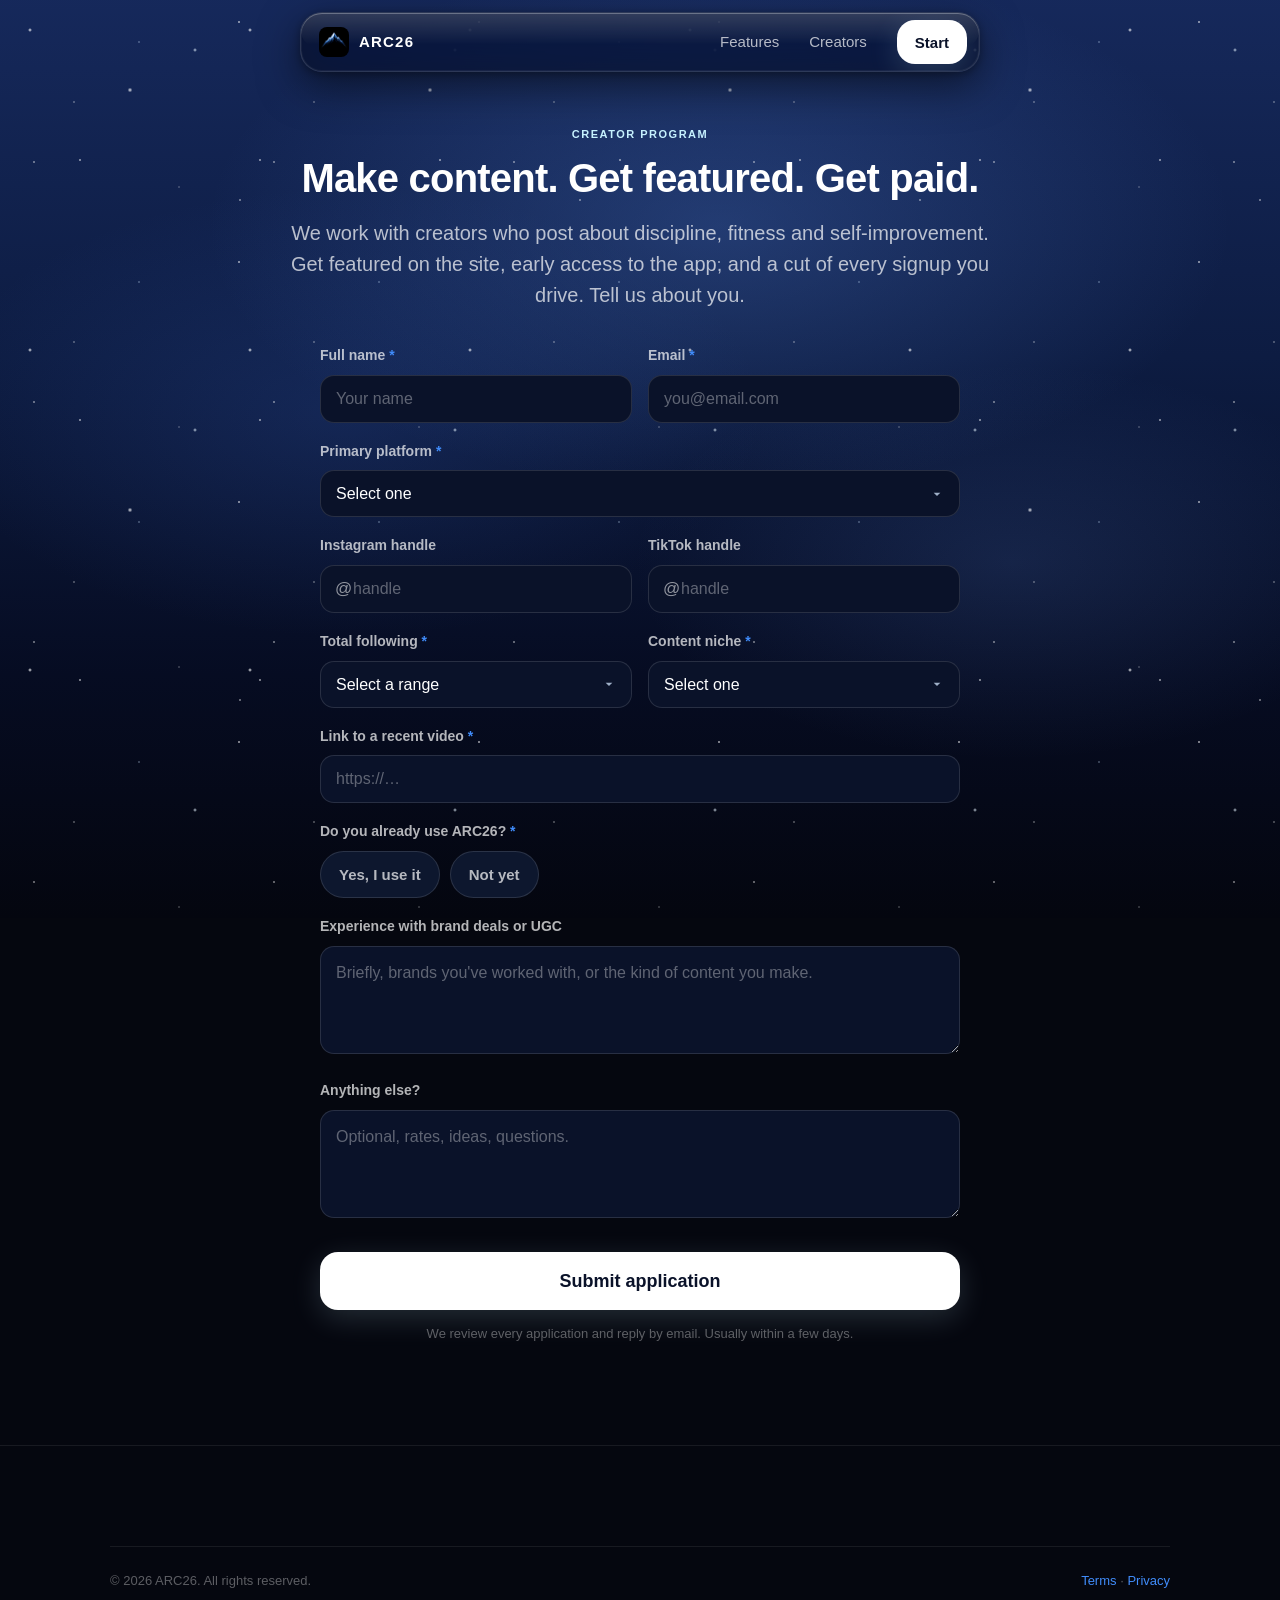
<file: become-a-creator.html>
<!DOCTYPE html>
<html lang="en">
<head>
  <meta charset="UTF-8" />
  <meta name="viewport" content="width=device-width, initial-scale=1, viewport-fit=cover" />
  <meta name="theme-color" content="#050A1F" />
  <title>Become a creator, ARC26</title>
  <meta name="description" content="Apply to create content for ARC26. Get featured, earn on every signup you drive." />
  <meta name="robots" content="index, follow" />
  <link rel="icon" href="assets/img/logo-mark.png" type="image/png" />
  <link rel="stylesheet" href="assets/css/styles.css?v=20260809b" />
</head>
<body>
  <header class="nav is-stuck">
    <div class="wrap nav__inner">
      <a class="brand" href="index.html" aria-label="ARC26 home">
        <img class="brand__mark" src="assets/img/logo-mark.png" alt="" width="30" height="30" />
        <span class="brand__name">ARC26</span>
      </a>
      <nav class="nav__links" aria-label="Primary">
        <a class="navlink" href="index.html#features">Features</a>
        <a class="navlink" href="index.html#creators">Creators</a>
        <a class="btn btn--primary btn--sm" href="start.html" data-cta="nav-quiz">Start</a>
      </nav>
    </div>
  </header>

  <main class="section" style="padding-top:120px;">
    <div class="wrap">
      <!-- Intro -->
      <div class="copy-block center reveal" id="intro">
        <span class="eyebrow">Creator program</span>
        <h1 class="h-page">Make content. Get featured. Get paid.</h1>
        <p class="lede">
          We work with creators who post about discipline, fitness and self-improvement.
          Get featured on the site, early access to the app, and a cut of every
          signup you drive. Tell us about you.
        </p>
      </div>

      <!-- Application form -->
      <form class="appform reveal" id="creatorForm" novalidate>
        <div class="row2">
          <div class="ff">
            <label for="name">Full name <span class="req">*</span></label>
            <input id="name" name="name" type="text" autocomplete="name" placeholder="Your name" required />
          </div>
          <div class="ff">
            <label for="email">Email <span class="req">*</span></label>
            <input id="email" name="email" type="email" autocomplete="email" placeholder="you@email.com" required />
          </div>
        </div>

        <div class="ff">
          <label for="platform">Primary platform <span class="req">*</span></label>
          <select id="platform" name="primary_platform" required>
            <option value="" disabled selected>Select one</option>
            <option>TikTok</option>
            <option>Instagram</option>
            <option>YouTube</option>
            <option>X / Twitter</option>
            <option>Other</option>
          </select>
        </div>

        <div class="row2">
          <div class="ff">
            <label for="ig">Instagram handle</label>
            <div class="with-at"><span>@</span><input id="ig" name="instagram" type="text" placeholder="handle" autocapitalize="off" /></div>
          </div>
          <div class="ff">
            <label for="tt">TikTok handle</label>
            <div class="with-at"><span>@</span><input id="tt" name="tiktok" type="text" placeholder="handle" autocapitalize="off" /></div>
          </div>
        </div>

        <div class="row2">
          <div class="ff">
            <label for="following">Total following <span class="req">*</span></label>
            <select id="following" name="following" required>
              <option value="" disabled selected>Select a range</option>
              <option>Under 1,000</option>
              <option>1,000 – 10,000</option>
              <option>10,000 – 50,000</option>
              <option>50,000 – 250,000</option>
              <option>250,000 – 1M</option>
              <option>1M+</option>
            </select>
          </div>
          <div class="ff">
            <label for="niche">Content niche <span class="req">*</span></label>
            <select id="niche" name="niche" required>
              <option value="" disabled selected>Select one</option>
              <option>Fitness / Gym</option>
              <option>Discipline / Self-improvement</option>
              <option>Productivity</option>
              <option>Men's lifestyle</option>
              <option>Finance / Business</option>
              <option>Other</option>
            </select>
          </div>
        </div>

        <div class="ff">
          <label for="sample">Link to a recent video <span class="req">*</span></label>
          <input id="sample" name="sample_link" type="url" placeholder="https://…" required />
        </div>

        <div class="ff">
          <label>Do you already use ARC26? <span class="req">*</span></label>
          <div class="pills">
            <label class="pill-opt"><input type="radio" name="uses_app" value="Yes" required /><span>Yes, I use it</span></label>
            <label class="pill-opt"><input type="radio" name="uses_app" value="Not yet" /><span>Not yet</span></label>
          </div>
        </div>

        <div class="ff">
          <label for="experience">Experience with brand deals or UGC</label>
          <textarea id="experience" name="experience" placeholder="Briefly, brands you've worked with, or the kind of content you make."></textarea>
        </div>

        <div class="ff">
          <label for="notes">Anything else?</label>
          <textarea id="notes" name="notes" placeholder="Optional, rates, ideas, questions."></textarea>
        </div>

        <button class="btn btn--primary" type="submit" id="submitBtn">Submit application</button>
        <p class="form-note">We review every application and reply by email. Usually within a few days.</p>
      </form>

      <!-- Success state (revealed after submit) -->
      <div class="form-success" id="formSuccess" hidden>
        <div class="tick"><svg viewBox="0 0 24 24"><path d="M9 16.2 4.8 12l-1.4 1.4L9 19 21 7l-1.4-1.4z"/></svg></div>
        <h2>Application received.</h2>
        <p>Thanks, we've got your details. If you're a fit, we'll reach out by email with next steps and your creator link.</p>
        <p style="margin-top:22px;"><a href="index.html">← Back to home</a></p>
      </div>
    </div>
  </main>

  <footer class="footer">
    <div class="wrap">
      <div class="footer__bottom">
        <span>© <span id="year">2026</span> ARC26. All rights reserved.</span>
        <span><a href="terms.html">Terms</a> · <a href="privacy.html">Privacy</a></span>
      </div>
    </div>
  </footer>

  <script>
    /* =======================================================================
       Creator application handling.
       ►► To collect submissions, set FORM_ENDPOINT to a form backend URL
          (e.g. a Formspree endpoint "https://formspree.io/f/xxxxxx", or your
          own API). Left blank, the form validates and shows the success state
          without sending anywhere, fine for previewing.
       ===================================================================== */
    var FORM_ENDPOINT = "";

    document.getElementById("year").textContent = new Date().getFullYear();

    var form = document.getElementById("creatorForm");
    var btn = document.getElementById("submitBtn");

    form.addEventListener("submit", function (e) {
      e.preventDefault();
      if (!form.reportValidity()) return;

      btn.disabled = true; btn.textContent = "Sending…";

      function done() {
        form.hidden = true;
        document.getElementById("intro").hidden = true;
        var ok = document.getElementById("formSuccess");
        ok.hidden = false;
        ok.scrollIntoView({ behavior: "smooth", block: "center" });
        try { (window.dataLayer = window.dataLayer || []).push({ event: "creator_application" }); } catch (e2) {}
      }

      if (FORM_ENDPOINT) {
        fetch(FORM_ENDPOINT, { method: "POST", headers: { Accept: "application/json" }, body: new FormData(form) })
          .then(done)
          .catch(function () { btn.disabled = false; btn.textContent = "Submit application"; alert("Something went wrong, please try again or email us."); });
      } else {
        setTimeout(done, 400); // demo: no backend configured
      }
    });

    /* Reveal-on-load (no IntersectionObserver dependency here) */
    document.querySelectorAll(".reveal").forEach(function (el) { el.classList.add("is-in"); });
  </script>
</body>
</html>
</file>
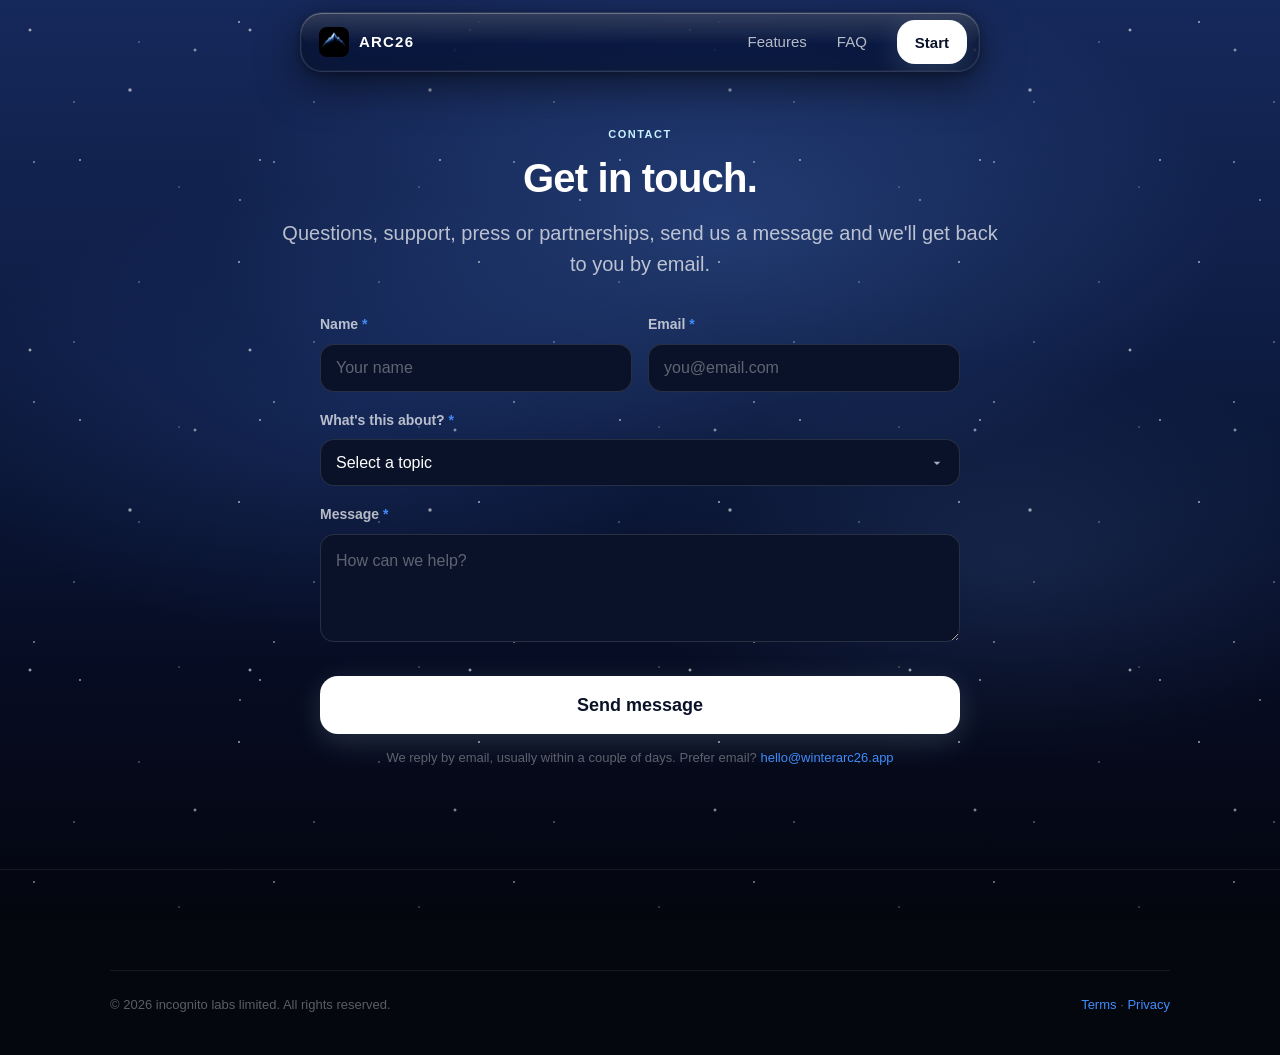
<file: contact.html>
<!DOCTYPE html>
<html lang="en">
<head>
  <meta charset="UTF-8" />
  <meta name="viewport" content="width=device-width, initial-scale=1, viewport-fit=cover" />
  <meta name="theme-color" content="#050A1F" />
  <title>Contact, ARC26</title>
  <meta name="description" content="Get in touch with the ARC26 team." />
  <meta name="robots" content="index, follow" />
  <link rel="icon" href="assets/img/logo-mark.png" type="image/png" />
  <link rel="stylesheet" href="assets/css/styles.css?v=20260809b" />
</head>
<body>
  <header class="nav is-stuck">
    <div class="wrap nav__inner">
      <a class="brand" href="index.html" aria-label="ARC26 home">
        <img class="brand__mark" src="assets/img/logo-mark.png" alt="" width="30" height="30" />
        <span class="brand__name">ARC26</span>
      </a>
      <nav class="nav__links" aria-label="Primary">
        <a class="navlink" href="index.html#features">Features</a>
        <a class="navlink" href="index.html#faq">FAQ</a>
        <a class="btn btn--primary btn--sm" href="start.html" data-cta="nav-quiz">Start</a>
      </nav>
    </div>
  </header>

  <main class="section" style="padding-top:120px;">
    <div class="wrap">
      <div class="copy-block center reveal" id="intro">
        <span class="eyebrow">Contact</span>
        <h1 class="h-page">Get in touch.</h1>
        <p class="lede">
          Questions, support, press or partnerships, send us a message and we'll
          get back to you by email.
        </p>
      </div>

      <form class="appform reveal" id="contactForm" novalidate>
        <div class="row2">
          <div class="ff">
            <label for="name">Name <span class="req">*</span></label>
            <input id="name" name="name" type="text" autocomplete="name" placeholder="Your name" required />
          </div>
          <div class="ff">
            <label for="email">Email <span class="req">*</span></label>
            <input id="email" name="email" type="email" autocomplete="email" placeholder="you@email.com" required />
          </div>
        </div>

        <div class="ff">
          <label for="topic">What's this about? <span class="req">*</span></label>
          <select id="topic" name="topic" required>
            <option value="" disabled selected>Select a topic</option>
            <option>General question</option>
            <option>Help &amp; support</option>
            <option>Billing</option>
            <option>Press</option>
            <option>Partnership</option>
            <option>Creator program</option>
            <option>Other</option>
          </select>
        </div>

        <div class="ff">
          <label for="message">Message <span class="req">*</span></label>
          <textarea id="message" name="message" placeholder="How can we help?" required></textarea>
        </div>

        <button class="btn btn--primary" type="submit" id="submitBtn">Send message</button>
        <p class="form-note">We reply by email, usually within a couple of days. Prefer email? <a href="mailto:hello@winterarc26.app">hello@winterarc26.app</a></p>
      </form>

      <div class="form-success" id="formSuccess" hidden>
        <div class="tick"><svg viewBox="0 0 24 24"><path d="M9 16.2 4.8 12l-1.4 1.4L9 19 21 7l-1.4-1.4z"/></svg></div>
        <h2>Message sent.</h2>
        <p>Thanks for reaching out, we've got your message and we'll reply by email soon.</p>
        <p style="margin-top:22px;"><a href="index.html">← Back to home</a></p>
      </div>
    </div>
  </main>

  <footer class="footer">
    <div class="wrap">
      <div class="footer__bottom">
        <span>© <span id="year">2026</span> incognito labs limited. All rights reserved.</span>
        <span><a href="terms.html">Terms</a> · <a href="privacy.html">Privacy</a></span>
      </div>
    </div>
  </footer>

  <script>
    /* =======================================================================
       Contact form handling.
       ►► Set FORM_ENDPOINT to a form backend URL (e.g. a Formspree endpoint
          "https://formspree.io/f/xxxxxx") to receive messages. Left blank, the
          form validates and shows the success state without sending anywhere.
       ===================================================================== */
    var FORM_ENDPOINT = "";

    document.getElementById("year").textContent = new Date().getFullYear();

    var form = document.getElementById("contactForm");
    var btn = document.getElementById("submitBtn");

    form.addEventListener("submit", function (e) {
      e.preventDefault();
      if (!form.reportValidity()) return;
      btn.disabled = true; btn.textContent = "Sending…";

      function done() {
        form.hidden = true;
        document.getElementById("intro").hidden = true;
        var ok = document.getElementById("formSuccess");
        ok.hidden = false;
        ok.scrollIntoView({ behavior: "smooth", block: "center" });
        try { (window.dataLayer = window.dataLayer || []).push({ event: "contact_submit" }); } catch (e2) {}
      }

      if (FORM_ENDPOINT) {
        fetch(FORM_ENDPOINT, { method: "POST", headers: { Accept: "application/json" }, body: new FormData(form) })
          .then(done)
          .catch(function () { btn.disabled = false; btn.textContent = "Send message"; alert("Something went wrong, please try again or email us."); });
      } else {
        setTimeout(done, 400); // demo: no backend configured
      }
    });

    document.querySelectorAll(".reveal").forEach(function (el) { el.classList.add("is-in"); });
  </script>
</body>
</html>
</file>
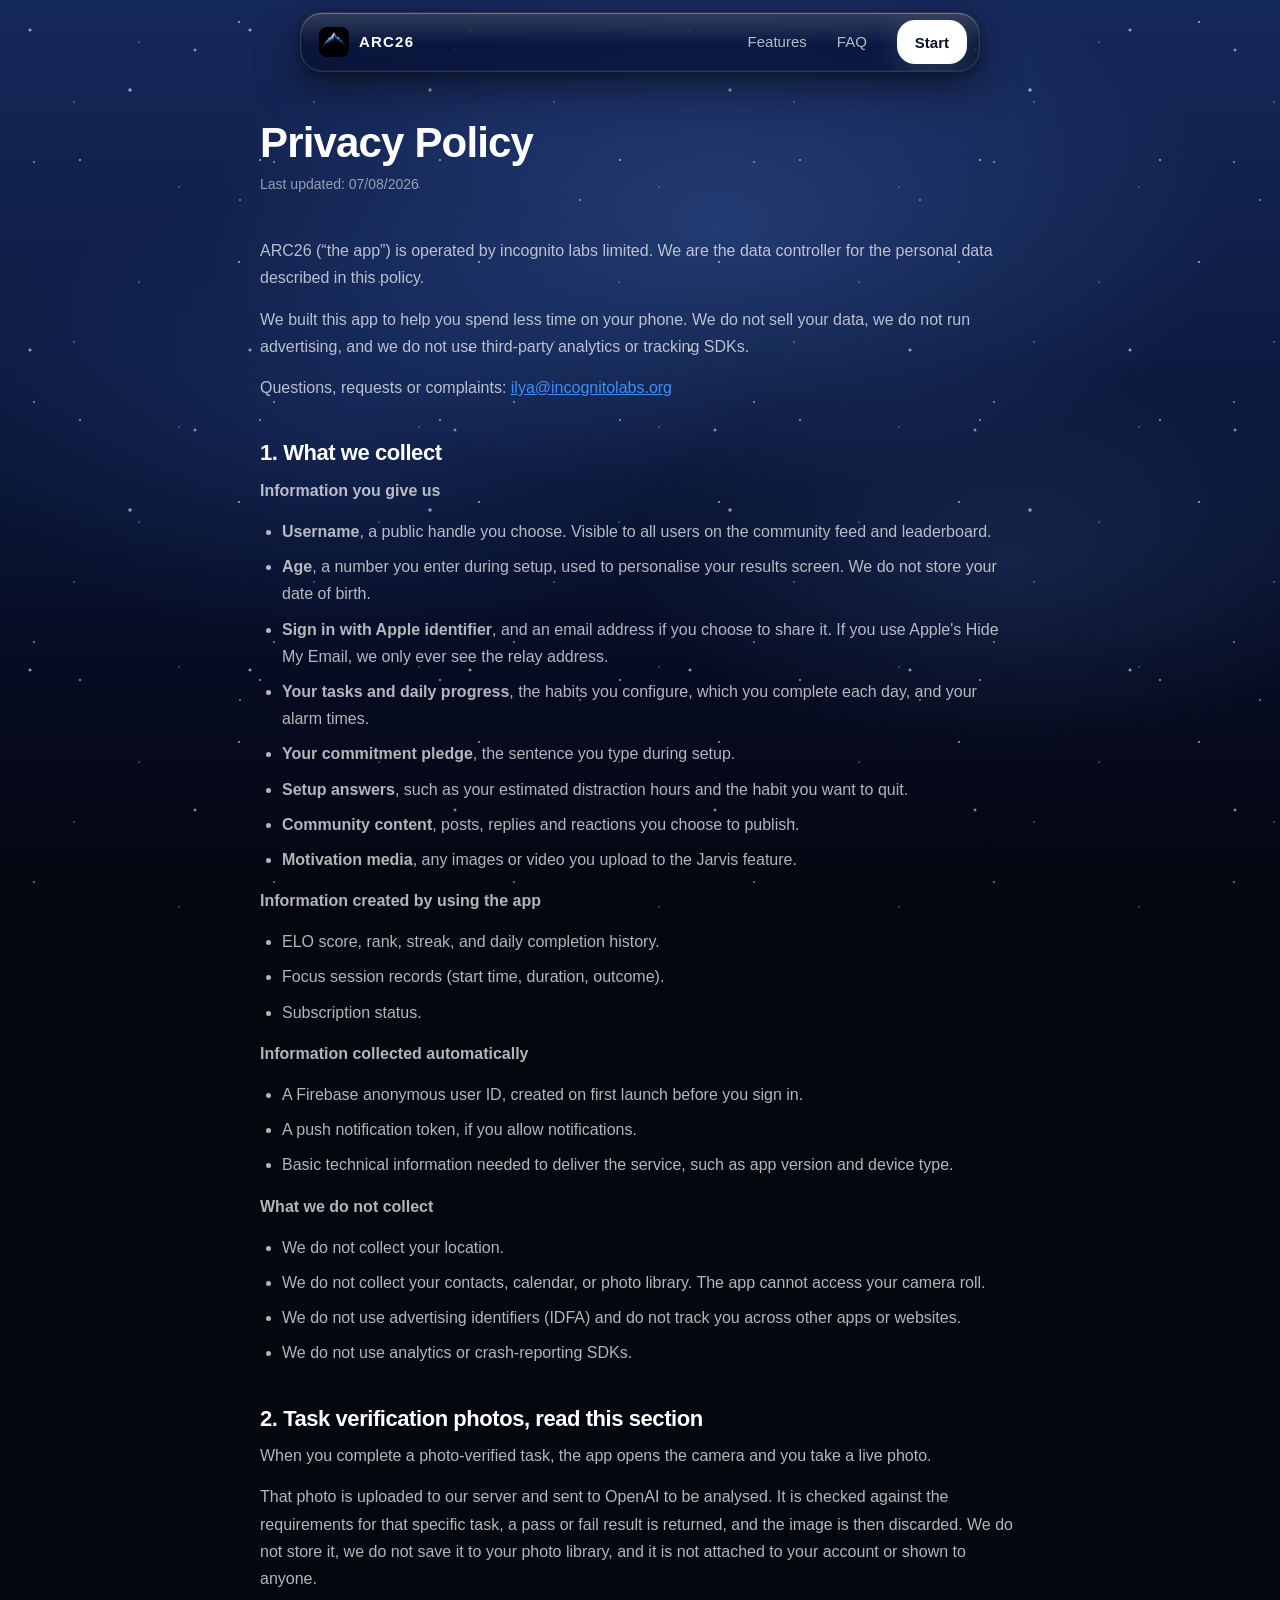
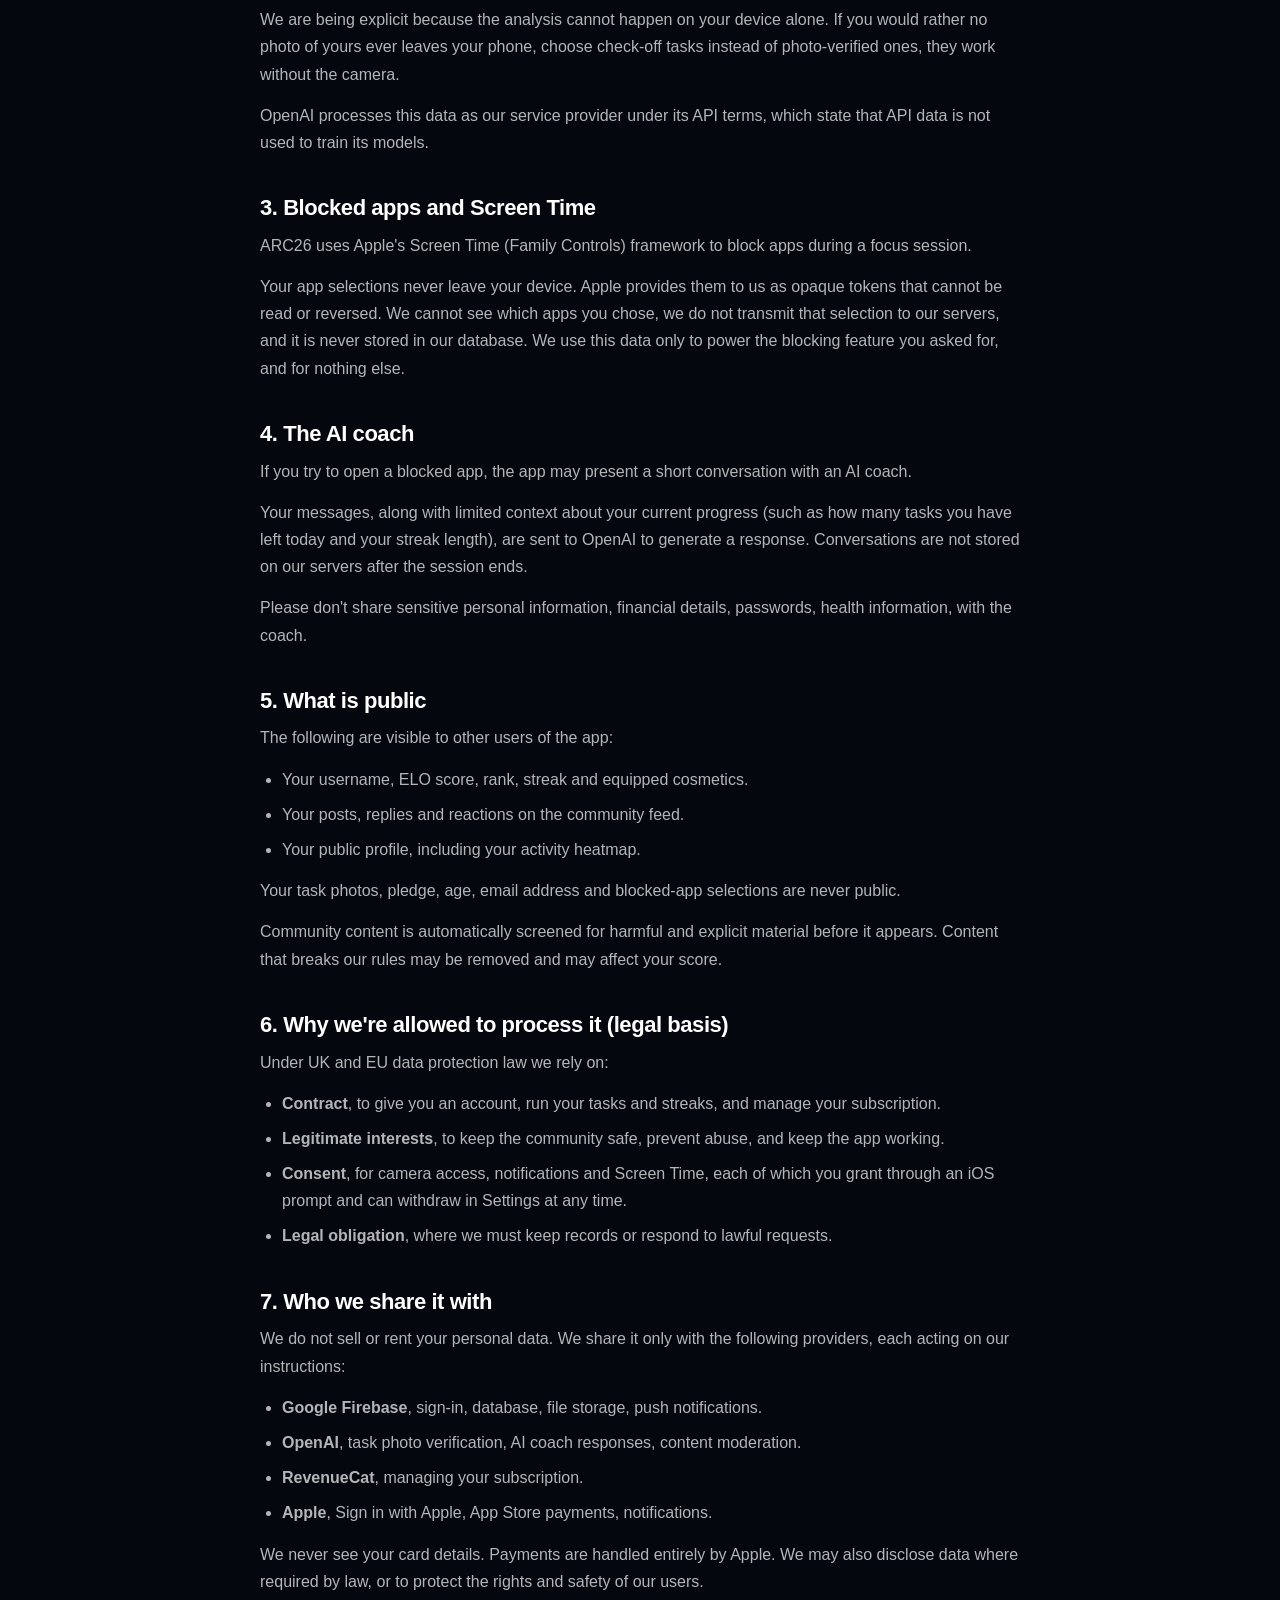
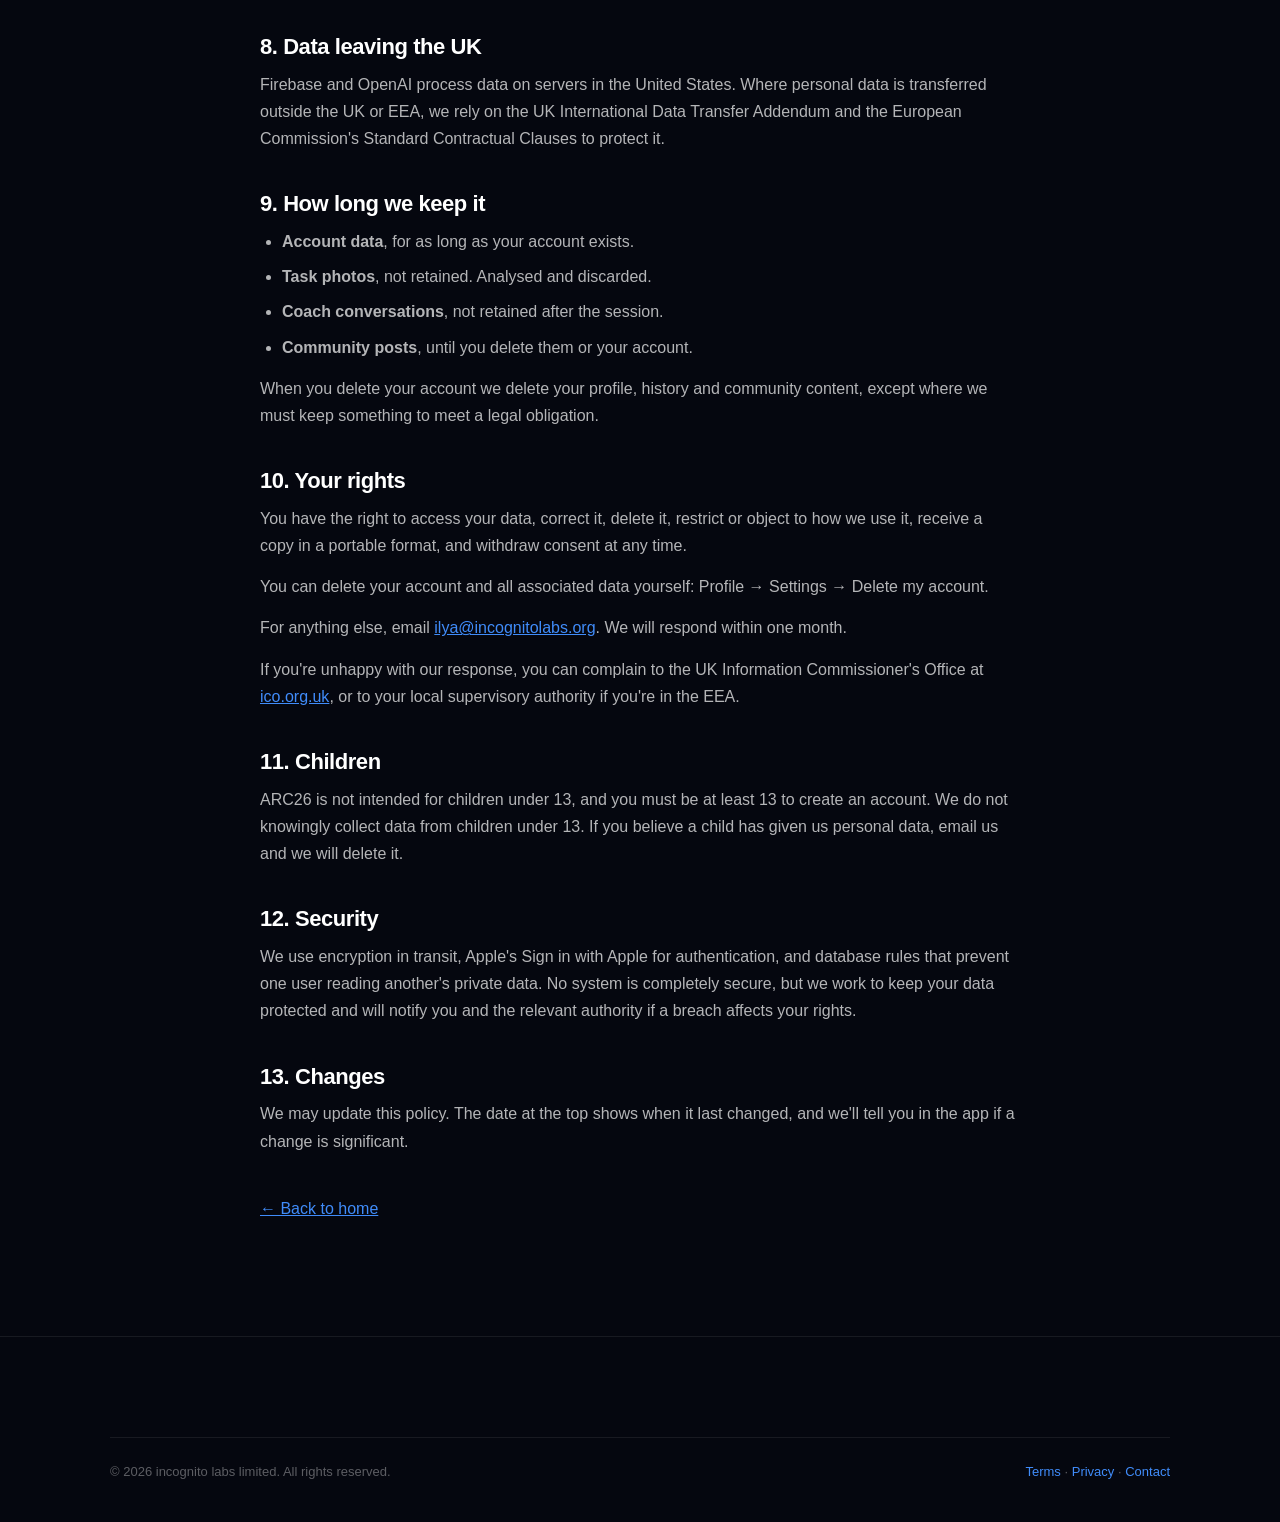
<file: privacy.html>
<!DOCTYPE html>
<html lang="en">
<head>
  <meta charset="UTF-8" />
  <meta name="viewport" content="width=device-width, initial-scale=1, viewport-fit=cover" />
  <meta name="theme-color" content="#050A1F" />
  <title>Privacy Policy, ARC26</title>
  <meta name="description" content="How ARC26 handles your data. We don't sell data, run ads, or use third-party tracking." />
  <meta name="robots" content="index, follow" />
  <link rel="icon" href="assets/img/logo-mark.png" type="image/png" />
  <link rel="stylesheet" href="assets/css/styles.css?v=20260809b" />
</head>
<body>
  <header class="nav is-stuck">
    <div class="wrap nav__inner">
      <a class="brand" href="index.html" aria-label="ARC26 home">
        <img class="brand__mark" src="assets/img/logo-mark.png" alt="" width="30" height="30" />
        <span class="brand__name">ARC26</span>
      </a>
      <nav class="nav__links" aria-label="Primary">
        <a class="navlink" href="index.html#features">Features</a>
        <a class="navlink" href="index.html#faq">FAQ</a>
        <a class="btn btn--primary btn--sm" href="start.html" data-cta="nav-quiz">Start</a>
      </nav>
    </div>
  </header>

  <main class="legal section">
    <div class="wrap">
      <div class="prose">
        <h1>Privacy Policy</h1>
        <p class="updated">Last updated: 07/08/2026</p>

        <p>ARC26 (“the app”) is operated by incognito labs limited. We are the data controller for the personal data described in this policy.</p>
        <p>We built this app to help you spend less time on your phone. We do not sell your data, we do not run advertising, and we do not use third-party analytics or tracking SDKs.</p>
        <p>Questions, requests or complaints: <a href="mailto:ilya@incognitolabs.org">ilya@incognitolabs.org</a></p>

        <h2>1. What we collect</h2>
        <p><strong>Information you give us</strong></p>
        <ul>
          <li><strong>Username</strong>, a public handle you choose. Visible to all users on the community feed and leaderboard.</li>
          <li><strong>Age</strong>, a number you enter during setup, used to personalise your results screen. We do not store your date of birth.</li>
          <li><strong>Sign in with Apple identifier</strong>, and an email address if you choose to share it. If you use Apple's Hide My Email, we only ever see the relay address.</li>
          <li><strong>Your tasks and daily progress</strong>, the habits you configure, which you complete each day, and your alarm times.</li>
          <li><strong>Your commitment pledge</strong>, the sentence you type during setup.</li>
          <li><strong>Setup answers</strong>, such as your estimated distraction hours and the habit you want to quit.</li>
          <li><strong>Community content</strong>, posts, replies and reactions you choose to publish.</li>
          <li><strong>Motivation media</strong>, any images or video you upload to the Jarvis feature.</li>
        </ul>
        <p><strong>Information created by using the app</strong></p>
        <ul>
          <li>ELO score, rank, streak, and daily completion history.</li>
          <li>Focus session records (start time, duration, outcome).</li>
          <li>Subscription status.</li>
        </ul>
        <p><strong>Information collected automatically</strong></p>
        <ul>
          <li>A Firebase anonymous user ID, created on first launch before you sign in.</li>
          <li>A push notification token, if you allow notifications.</li>
          <li>Basic technical information needed to deliver the service, such as app version and device type.</li>
        </ul>
        <p><strong>What we do not collect</strong></p>
        <ul>
          <li>We do not collect your location.</li>
          <li>We do not collect your contacts, calendar, or photo library. The app cannot access your camera roll.</li>
          <li>We do not use advertising identifiers (IDFA) and do not track you across other apps or websites.</li>
          <li>We do not use analytics or crash-reporting SDKs.</li>
        </ul>

        <h2>2. Task verification photos, read this section</h2>
        <p>When you complete a photo-verified task, the app opens the camera and you take a live photo.</p>
        <p>That photo is uploaded to our server and sent to OpenAI to be analysed. It is checked against the requirements for that specific task, a pass or fail result is returned, and the image is then discarded. We do not store it, we do not save it to your photo library, and it is not attached to your account or shown to anyone.</p>
        <p>We are being explicit because the analysis cannot happen on your device alone. If you would rather no photo of yours ever leaves your phone, choose check-off tasks instead of photo-verified ones, they work without the camera.</p>
        <p>OpenAI processes this data as our service provider under its API terms, which state that API data is not used to train its models.</p>

        <h2>3. Blocked apps and Screen Time</h2>
        <p>ARC26 uses Apple's Screen Time (Family Controls) framework to block apps during a focus session.</p>
        <p>Your app selections never leave your device. Apple provides them to us as opaque tokens that cannot be read or reversed. We cannot see which apps you chose, we do not transmit that selection to our servers, and it is never stored in our database. We use this data only to power the blocking feature you asked for, and for nothing else.</p>

        <h2>4. The AI coach</h2>
        <p>If you try to open a blocked app, the app may present a short conversation with an AI coach.</p>
        <p>Your messages, along with limited context about your current progress (such as how many tasks you have left today and your streak length), are sent to OpenAI to generate a response. Conversations are not stored on our servers after the session ends.</p>
        <p>Please don't share sensitive personal information, financial details, passwords, health information, with the coach.</p>

        <h2>5. What is public</h2>
        <p>The following are visible to other users of the app:</p>
        <ul>
          <li>Your username, ELO score, rank, streak and equipped cosmetics.</li>
          <li>Your posts, replies and reactions on the community feed.</li>
          <li>Your public profile, including your activity heatmap.</li>
        </ul>
        <p>Your task photos, pledge, age, email address and blocked-app selections are never public.</p>
        <p>Community content is automatically screened for harmful and explicit material before it appears. Content that breaks our rules may be removed and may affect your score.</p>

        <h2>6. Why we're allowed to process it (legal basis)</h2>
        <p>Under UK and EU data protection law we rely on:</p>
        <ul>
          <li><strong>Contract</strong>, to give you an account, run your tasks and streaks, and manage your subscription.</li>
          <li><strong>Legitimate interests</strong>, to keep the community safe, prevent abuse, and keep the app working.</li>
          <li><strong>Consent</strong>, for camera access, notifications and Screen Time, each of which you grant through an iOS prompt and can withdraw in Settings at any time.</li>
          <li><strong>Legal obligation</strong>, where we must keep records or respond to lawful requests.</li>
        </ul>

        <h2>7. Who we share it with</h2>
        <p>We do not sell or rent your personal data. We share it only with the following providers, each acting on our instructions:</p>
        <ul>
          <li><strong>Google Firebase</strong>, sign-in, database, file storage, push notifications.</li>
          <li><strong>OpenAI</strong>, task photo verification, AI coach responses, content moderation.</li>
          <li><strong>RevenueCat</strong>, managing your subscription.</li>
          <li><strong>Apple</strong>, Sign in with Apple, App Store payments, notifications.</li>
        </ul>
        <p>We never see your card details. Payments are handled entirely by Apple. We may also disclose data where required by law, or to protect the rights and safety of our users.</p>

        <h2>8. Data leaving the UK</h2>
        <p>Firebase and OpenAI process data on servers in the United States. Where personal data is transferred outside the UK or EEA, we rely on the UK International Data Transfer Addendum and the European Commission's Standard Contractual Clauses to protect it.</p>

        <h2>9. How long we keep it</h2>
        <ul>
          <li><strong>Account data</strong>, for as long as your account exists.</li>
          <li><strong>Task photos</strong>, not retained. Analysed and discarded.</li>
          <li><strong>Coach conversations</strong>, not retained after the session.</li>
          <li><strong>Community posts</strong>, until you delete them or your account.</li>
        </ul>
        <p>When you delete your account we delete your profile, history and community content, except where we must keep something to meet a legal obligation.</p>

        <h2>10. Your rights</h2>
        <p>You have the right to access your data, correct it, delete it, restrict or object to how we use it, receive a copy in a portable format, and withdraw consent at any time.</p>
        <p>You can delete your account and all associated data yourself: Profile → Settings → Delete my account.</p>
        <p>For anything else, email <a href="mailto:ilya@incognitolabs.org">ilya@incognitolabs.org</a>. We will respond within one month.</p>
        <p>If you're unhappy with our response, you can complain to the UK Information Commissioner's Office at <a href="https://ico.org.uk" target="_blank" rel="noopener">ico.org.uk</a>, or to your local supervisory authority if you're in the EEA.</p>

        <h2>11. Children</h2>
        <p>ARC26 is not intended for children under 13, and you must be at least 13 to create an account. We do not knowingly collect data from children under 13. If you believe a child has given us personal data, email us and we will delete it.</p>

        <h2>12. Security</h2>
        <p>We use encryption in transit, Apple's Sign in with Apple for authentication, and database rules that prevent one user reading another's private data. No system is completely secure, but we work to keep your data protected and will notify you and the relevant authority if a breach affects your rights.</p>

        <h2>13. Changes</h2>
        <p>We may update this policy. The date at the top shows when it last changed, and we'll tell you in the app if a change is significant.</p>

        <p style="margin-top:40px;"><a href="index.html">← Back to home</a></p>
      </div>
    </div>
  </main>

  <footer class="footer">
    <div class="wrap">
      <div class="footer__bottom">
        <span>© <span id="year">2026</span> incognito labs limited. All rights reserved.</span>
        <span><a href="terms.html">Terms</a> · <a href="privacy.html">Privacy</a> · <a href="contact.html">Contact</a></span>
      </div>
    </div>
  </footer>

  <script>document.getElementById("year").textContent = new Date().getFullYear();</script>
</body>
</html>
</file>
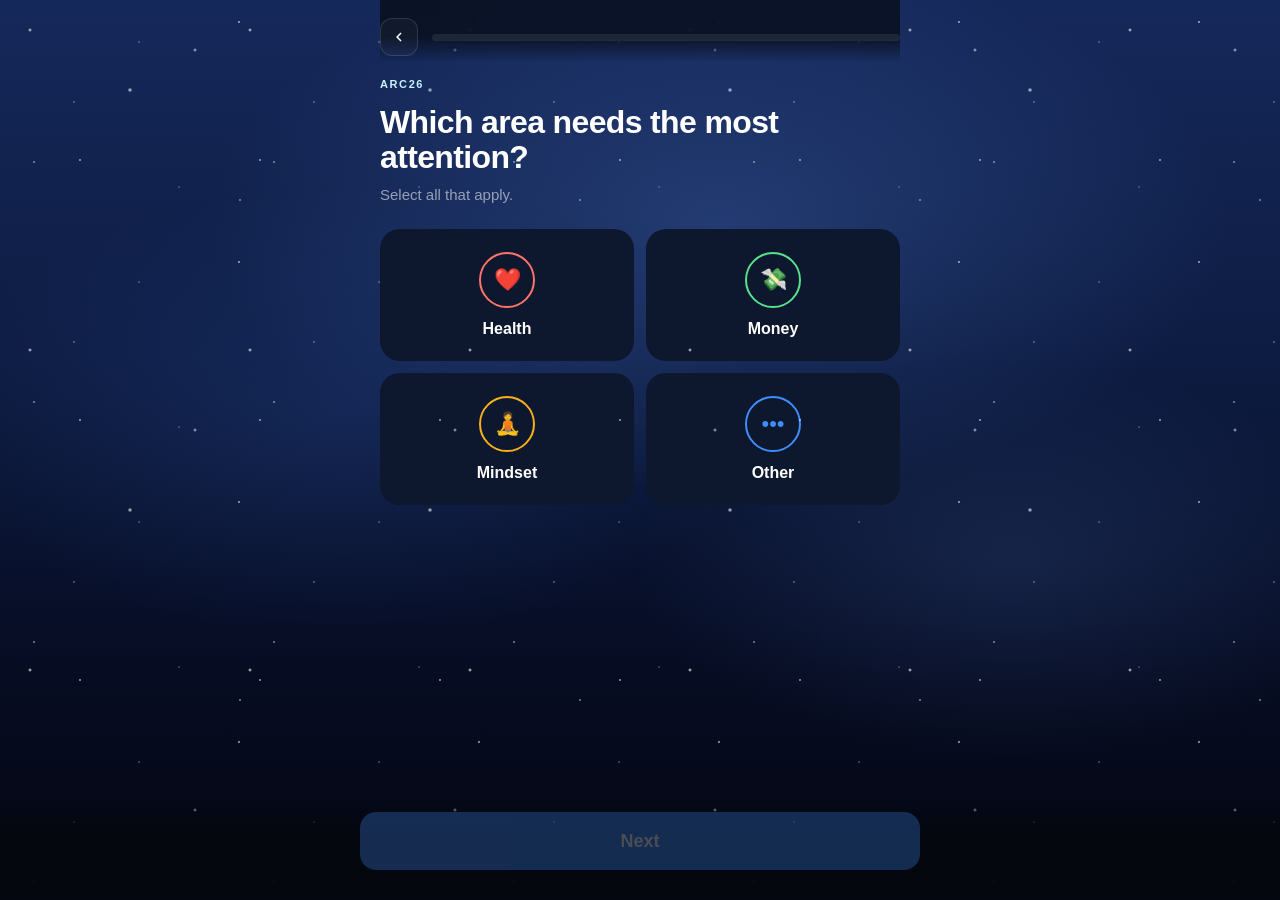
<file: start.html>
<!DOCTYPE html>
<html lang="en">
<head>
  <meta charset="UTF-8" />
  <meta name="viewport" content="width=device-width, initial-scale=1, viewport-fit=cover" />
  <meta name="theme-color" content="#05070F" />
  <title>Start your arc, ARC26</title>
  <meta name="description" content="Answer a few questions and we'll build your discipline plan in 60 seconds." />
  <meta name="robots" content="noindex" />
  <link rel="icon" href="assets/img/logo-mark.png" type="image/png" />
  <link rel="stylesheet" href="assets/css/styles.css?v=20260809b" />
  <link rel="stylesheet" href="assets/css/quiz.css?v=20260809b" />
</head>
<body class="quiz-body">
  <div class="quiz-shell">
    <div class="quiz-top">
      <button class="quiz-back" id="quizBack" aria-label="Back">
        <svg viewBox="0 0 24 24"><path d="M15.4 7.4 14 6l-6 6 6 6 1.4-1.4-4.6-4.6z"/></svg>
      </button>
      <div class="progress"><div class="progress__fill" id="progressFill"></div></div>
    </div>

    <div class="quiz-stage">
      <div id="quizStep" class="quiz-step"><!-- step renders here --></div>
    </div>
  </div>

  <div class="quiz-cta" id="quizCtaBar">
    <div class="quiz-cta__inner">
      <button class="cta-btn" id="ctaBtn">Next</button>
      <button class="cta-link" id="ctaLink" hidden></button>
    </div>
  </div>

  <script src="assets/js/quiz.js?v=20260809b" defer></script>
</body>
</html>
</file>
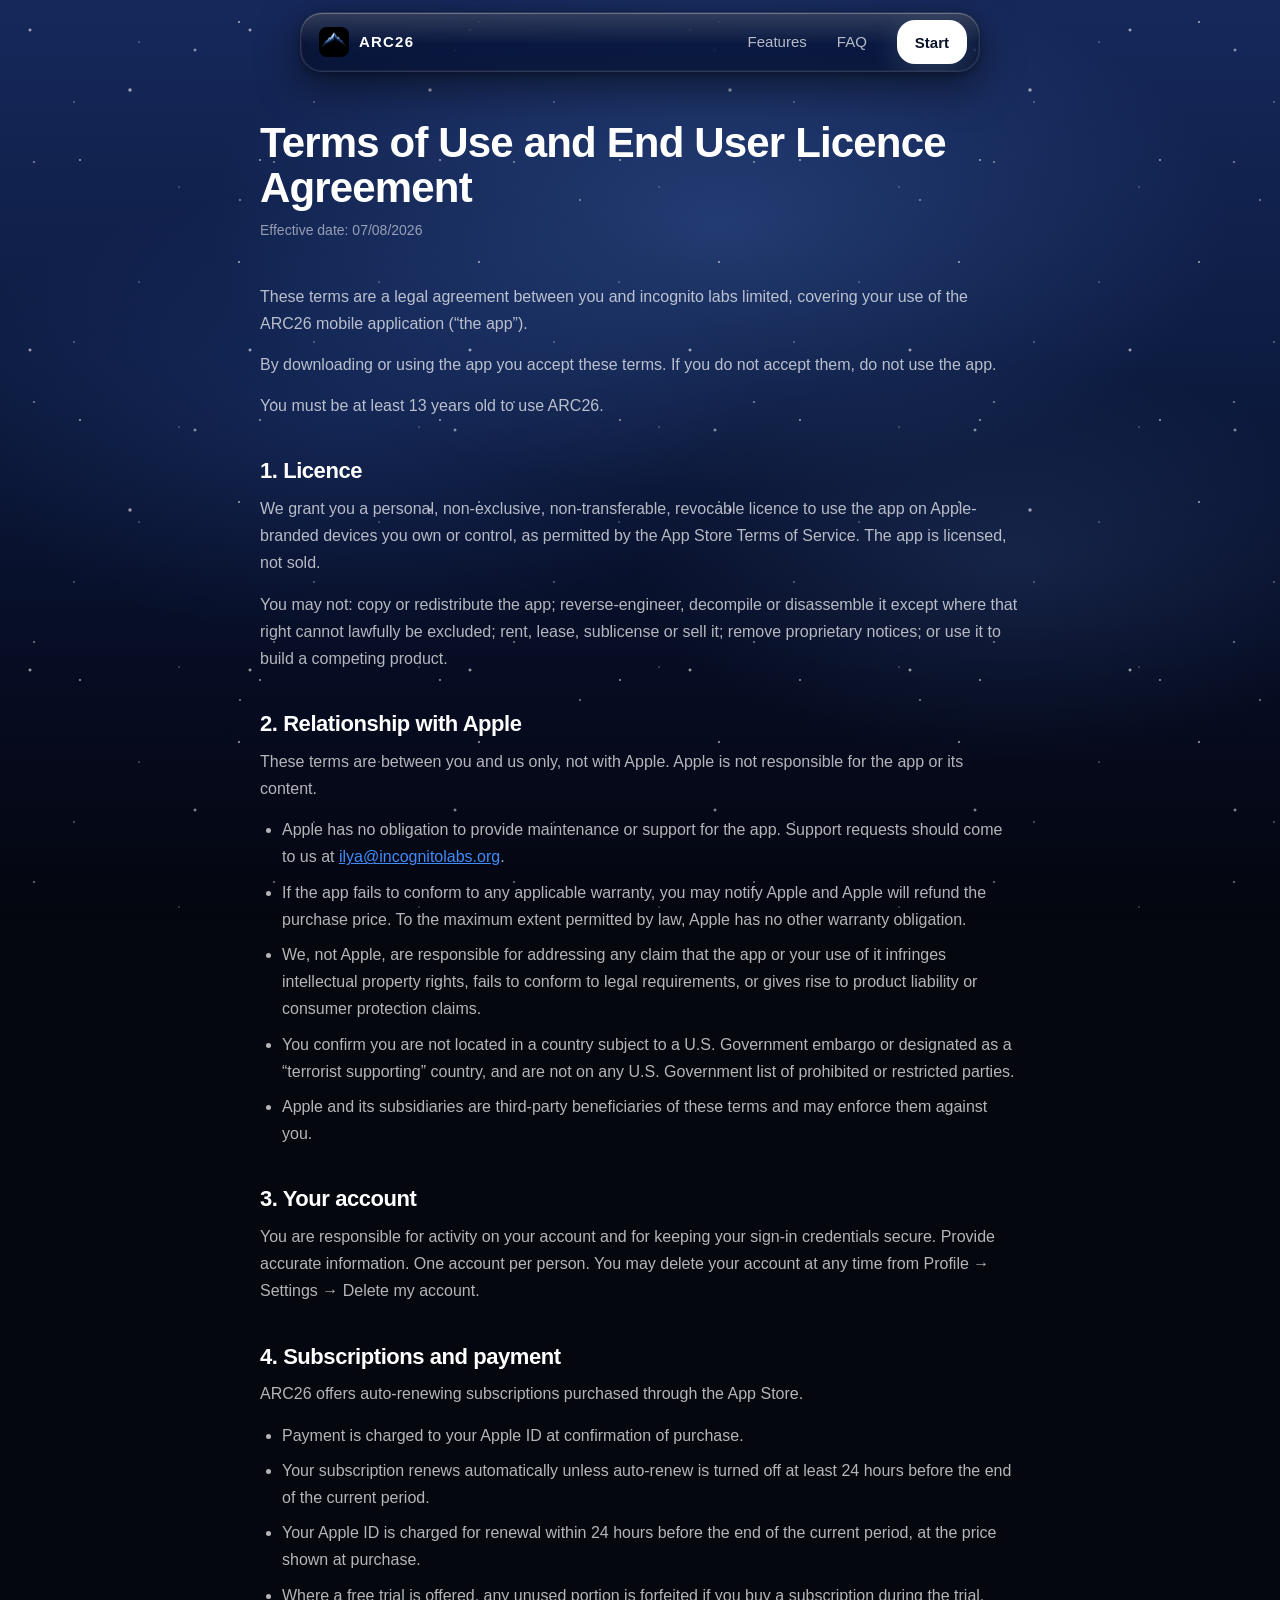
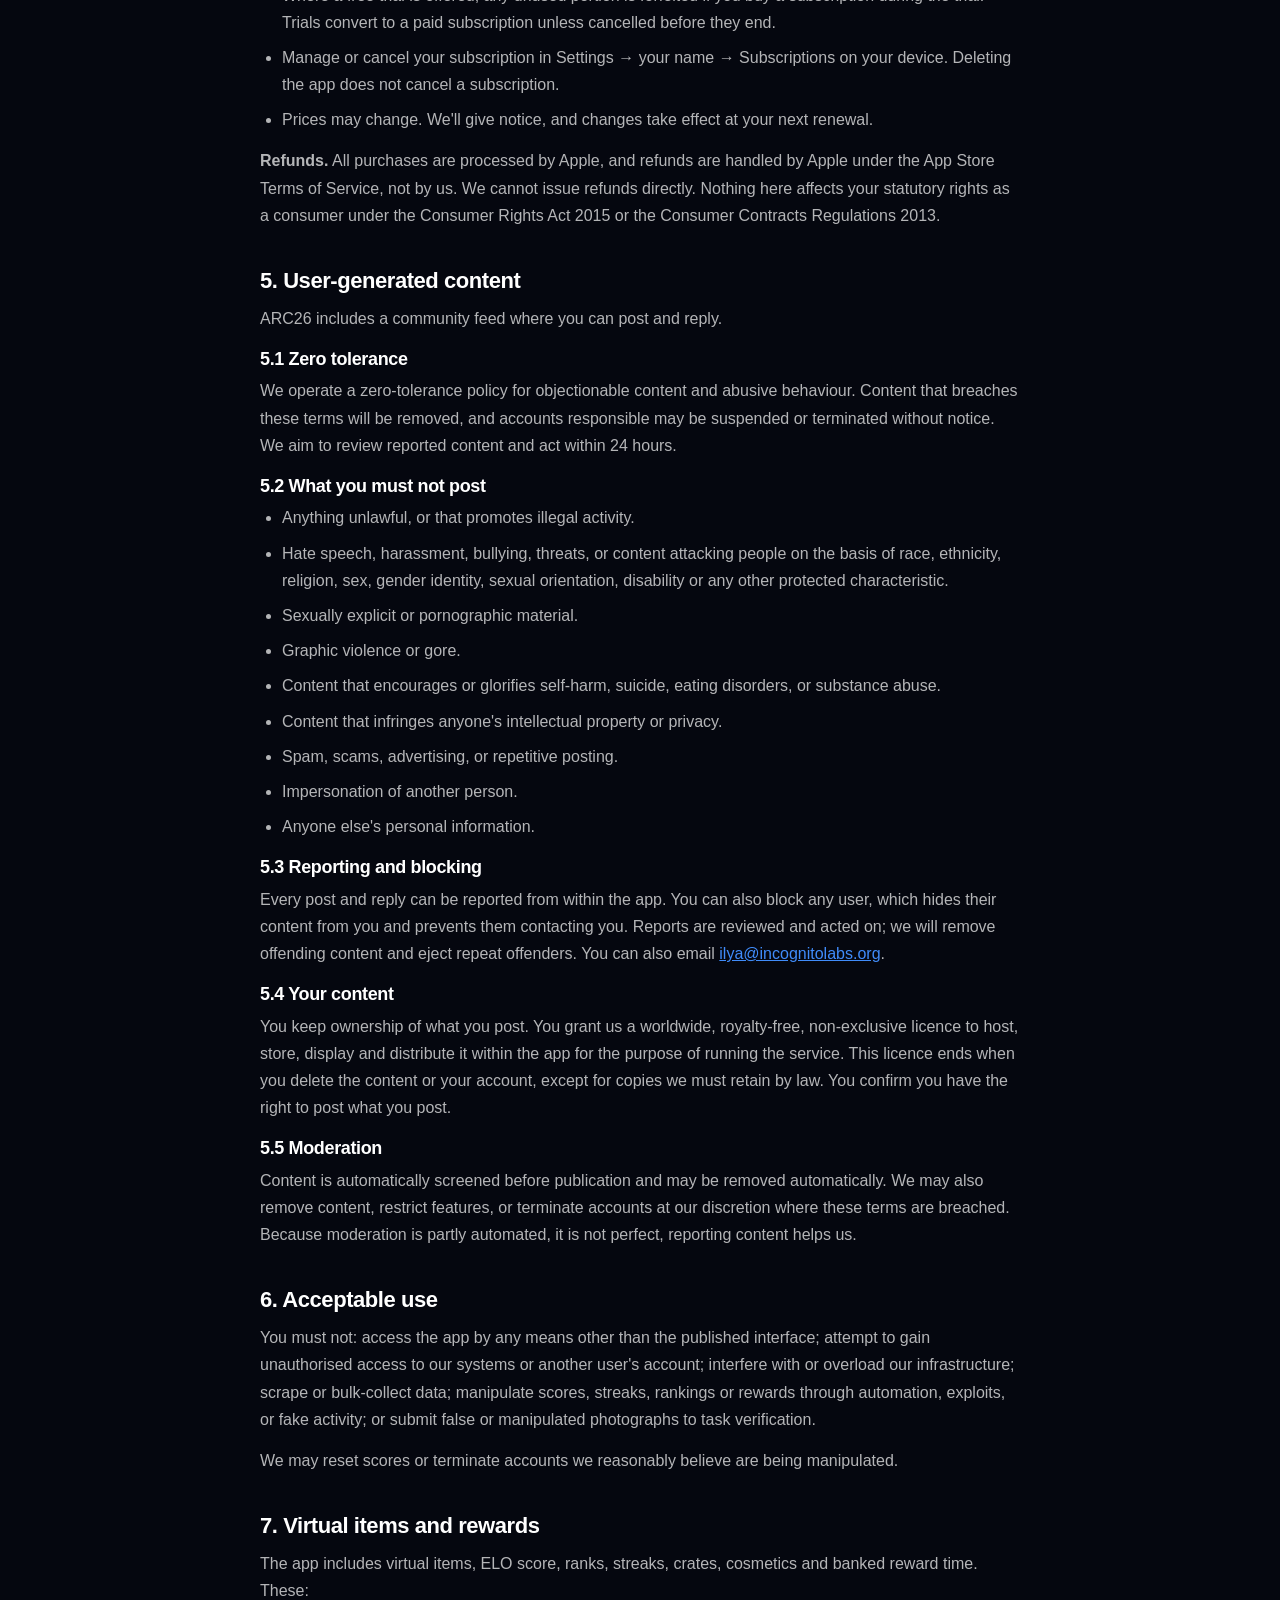
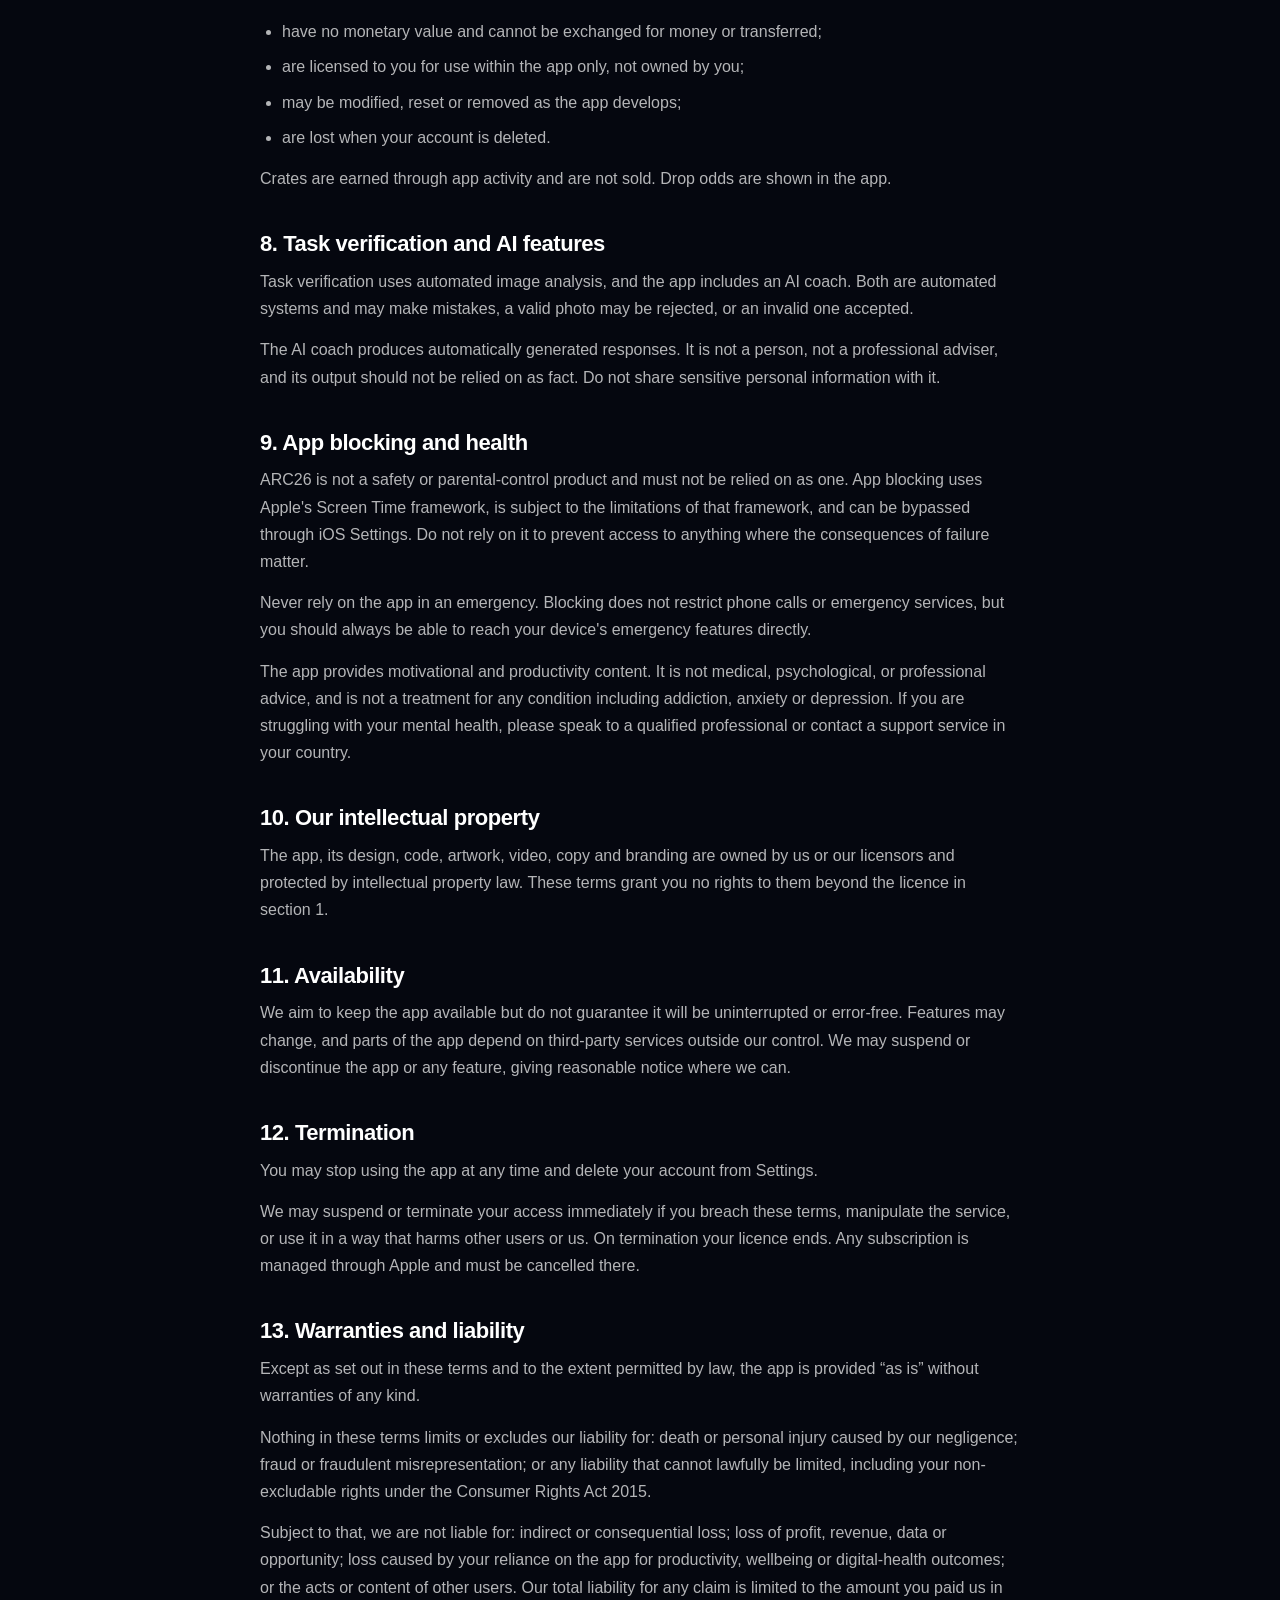
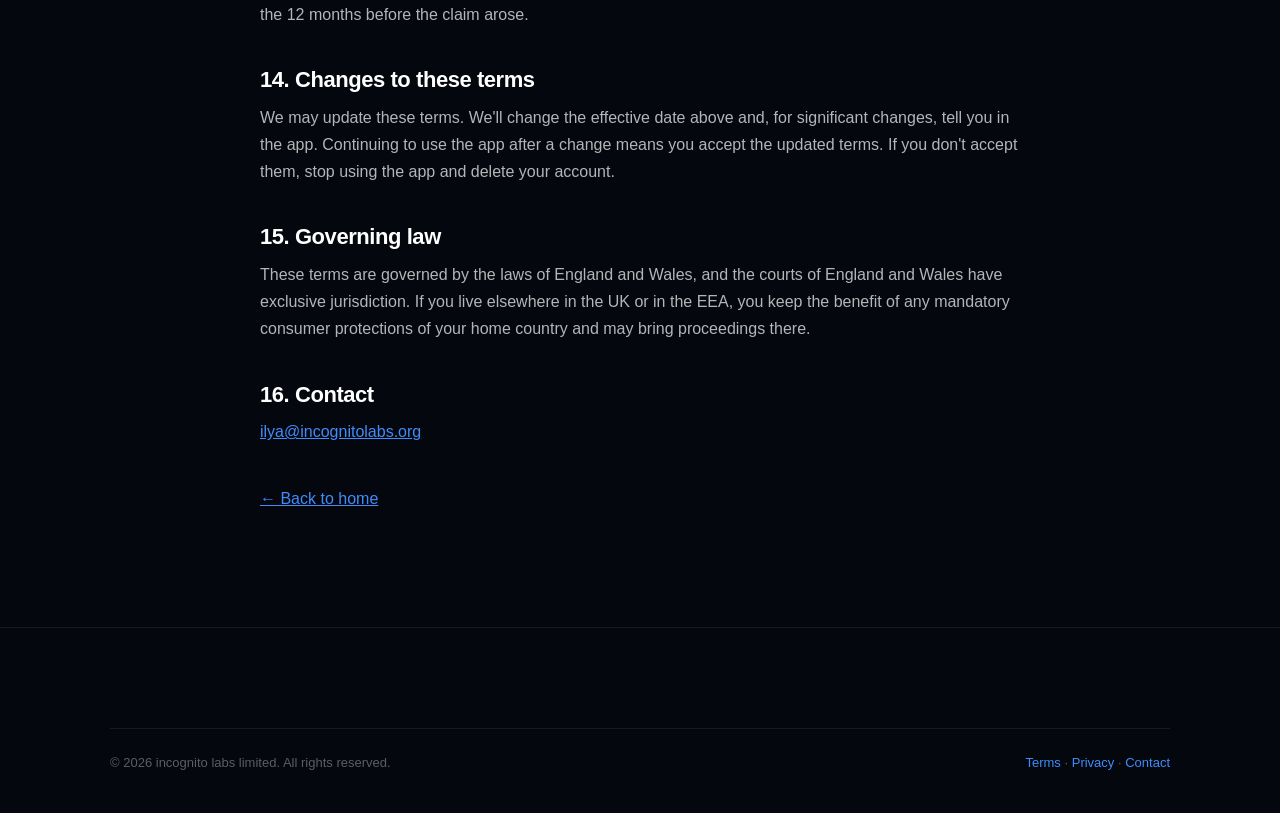
<file: terms.html>
<!DOCTYPE html>
<html lang="en">
<head>
  <meta charset="UTF-8" />
  <meta name="viewport" content="width=device-width, initial-scale=1, viewport-fit=cover" />
  <meta name="theme-color" content="#050A1F" />
  <title>Terms of Use, ARC26</title>
  <meta name="description" content="Terms of Use and End User Licence Agreement for ARC26." />
  <meta name="robots" content="index, follow" />
  <link rel="icon" href="assets/img/logo-mark.png" type="image/png" />
  <link rel="stylesheet" href="assets/css/styles.css?v=20260809b" />
</head>
<body>
  <header class="nav is-stuck">
    <div class="wrap nav__inner">
      <a class="brand" href="index.html" aria-label="ARC26 home">
        <img class="brand__mark" src="assets/img/logo-mark.png" alt="" width="30" height="30" />
        <span class="brand__name">ARC26</span>
      </a>
      <nav class="nav__links" aria-label="Primary">
        <a class="navlink" href="index.html#features">Features</a>
        <a class="navlink" href="index.html#faq">FAQ</a>
        <a class="btn btn--primary btn--sm" href="start.html" data-cta="nav-quiz">Start</a>
      </nav>
    </div>
  </header>

  <main class="legal section">
    <div class="wrap">
      <div class="prose">
        <h1>Terms of Use and End User Licence Agreement</h1>
        <p class="updated">Effective date: 07/08/2026</p>

        <p>These terms are a legal agreement between you and incognito labs limited, covering your use of the ARC26 mobile application (“the app”).</p>
        <p>By downloading or using the app you accept these terms. If you do not accept them, do not use the app.</p>
        <p>You must be at least 13 years old to use ARC26.</p>

        <h2>1. Licence</h2>
        <p>We grant you a personal, non-exclusive, non-transferable, revocable licence to use the app on Apple-branded devices you own or control, as permitted by the App Store Terms of Service. The app is licensed, not sold.</p>
        <p>You may not: copy or redistribute the app; reverse-engineer, decompile or disassemble it except where that right cannot lawfully be excluded; rent, lease, sublicense or sell it; remove proprietary notices; or use it to build a competing product.</p>

        <h2>2. Relationship with Apple</h2>
        <p>These terms are between you and us only, not with Apple. Apple is not responsible for the app or its content.</p>
        <ul>
          <li>Apple has no obligation to provide maintenance or support for the app. Support requests should come to us at <a href="mailto:ilya@incognitolabs.org">ilya@incognitolabs.org</a>.</li>
          <li>If the app fails to conform to any applicable warranty, you may notify Apple and Apple will refund the purchase price. To the maximum extent permitted by law, Apple has no other warranty obligation.</li>
          <li>We, not Apple, are responsible for addressing any claim that the app or your use of it infringes intellectual property rights, fails to conform to legal requirements, or gives rise to product liability or consumer protection claims.</li>
          <li>You confirm you are not located in a country subject to a U.S. Government embargo or designated as a “terrorist supporting” country, and are not on any U.S. Government list of prohibited or restricted parties.</li>
          <li>Apple and its subsidiaries are third-party beneficiaries of these terms and may enforce them against you.</li>
        </ul>

        <h2>3. Your account</h2>
        <p>You are responsible for activity on your account and for keeping your sign-in credentials secure. Provide accurate information. One account per person. You may delete your account at any time from Profile → Settings → Delete my account.</p>

        <h2>4. Subscriptions and payment</h2>
        <p>ARC26 offers auto-renewing subscriptions purchased through the App Store.</p>
        <ul>
          <li>Payment is charged to your Apple ID at confirmation of purchase.</li>
          <li>Your subscription renews automatically unless auto-renew is turned off at least 24 hours before the end of the current period.</li>
          <li>Your Apple ID is charged for renewal within 24 hours before the end of the current period, at the price shown at purchase.</li>
          <li>Where a free trial is offered, any unused portion is forfeited if you buy a subscription during the trial. Trials convert to a paid subscription unless cancelled before they end.</li>
          <li>Manage or cancel your subscription in Settings → your name → Subscriptions on your device. Deleting the app does not cancel a subscription.</li>
          <li>Prices may change. We'll give notice, and changes take effect at your next renewal.</li>
        </ul>
        <p><strong>Refunds.</strong> All purchases are processed by Apple, and refunds are handled by Apple under the App Store Terms of Service, not by us. We cannot issue refunds directly. Nothing here affects your statutory rights as a consumer under the Consumer Rights Act 2015 or the Consumer Contracts Regulations 2013.</p>

        <h2>5. User-generated content</h2>
        <p>ARC26 includes a community feed where you can post and reply.</p>
        <h3 style="font-size:18px;margin:18px 0 8px;color:#fff;">5.1 Zero tolerance</h3>
        <p>We operate a zero-tolerance policy for objectionable content and abusive behaviour. Content that breaches these terms will be removed, and accounts responsible may be suspended or terminated without notice. We aim to review reported content and act within 24 hours.</p>
        <h3 style="font-size:18px;margin:18px 0 8px;color:#fff;">5.2 What you must not post</h3>
        <ul>
          <li>Anything unlawful, or that promotes illegal activity.</li>
          <li>Hate speech, harassment, bullying, threats, or content attacking people on the basis of race, ethnicity, religion, sex, gender identity, sexual orientation, disability or any other protected characteristic.</li>
          <li>Sexually explicit or pornographic material.</li>
          <li>Graphic violence or gore.</li>
          <li>Content that encourages or glorifies self-harm, suicide, eating disorders, or substance abuse.</li>
          <li>Content that infringes anyone's intellectual property or privacy.</li>
          <li>Spam, scams, advertising, or repetitive posting.</li>
          <li>Impersonation of another person.</li>
          <li>Anyone else's personal information.</li>
        </ul>
        <h3 style="font-size:18px;margin:18px 0 8px;color:#fff;">5.3 Reporting and blocking</h3>
        <p>Every post and reply can be reported from within the app. You can also block any user, which hides their content from you and prevents them contacting you. Reports are reviewed and acted on; we will remove offending content and eject repeat offenders. You can also email <a href="mailto:ilya@incognitolabs.org">ilya@incognitolabs.org</a>.</p>
        <h3 style="font-size:18px;margin:18px 0 8px;color:#fff;">5.4 Your content</h3>
        <p>You keep ownership of what you post. You grant us a worldwide, royalty-free, non-exclusive licence to host, store, display and distribute it within the app for the purpose of running the service. This licence ends when you delete the content or your account, except for copies we must retain by law. You confirm you have the right to post what you post.</p>
        <h3 style="font-size:18px;margin:18px 0 8px;color:#fff;">5.5 Moderation</h3>
        <p>Content is automatically screened before publication and may be removed automatically. We may also remove content, restrict features, or terminate accounts at our discretion where these terms are breached. Because moderation is partly automated, it is not perfect, reporting content helps us.</p>

        <h2>6. Acceptable use</h2>
        <p>You must not: access the app by any means other than the published interface; attempt to gain unauthorised access to our systems or another user's account; interfere with or overload our infrastructure; scrape or bulk-collect data; manipulate scores, streaks, rankings or rewards through automation, exploits, or fake activity; or submit false or manipulated photographs to task verification.</p>
        <p>We may reset scores or terminate accounts we reasonably believe are being manipulated.</p>

        <h2>7. Virtual items and rewards</h2>
        <p>The app includes virtual items, ELO score, ranks, streaks, crates, cosmetics and banked reward time. These:</p>
        <ul>
          <li>have no monetary value and cannot be exchanged for money or transferred;</li>
          <li>are licensed to you for use within the app only, not owned by you;</li>
          <li>may be modified, reset or removed as the app develops;</li>
          <li>are lost when your account is deleted.</li>
        </ul>
        <p>Crates are earned through app activity and are not sold. Drop odds are shown in the app.</p>

        <h2>8. Task verification and AI features</h2>
        <p>Task verification uses automated image analysis, and the app includes an AI coach. Both are automated systems and may make mistakes, a valid photo may be rejected, or an invalid one accepted.</p>
        <p>The AI coach produces automatically generated responses. It is not a person, not a professional adviser, and its output should not be relied on as fact. Do not share sensitive personal information with it.</p>

        <h2>9. App blocking and health</h2>
        <p>ARC26 is not a safety or parental-control product and must not be relied on as one. App blocking uses Apple's Screen Time framework, is subject to the limitations of that framework, and can be bypassed through iOS Settings. Do not rely on it to prevent access to anything where the consequences of failure matter.</p>
        <p>Never rely on the app in an emergency. Blocking does not restrict phone calls or emergency services, but you should always be able to reach your device's emergency features directly.</p>
        <p>The app provides motivational and productivity content. It is not medical, psychological, or professional advice, and is not a treatment for any condition including addiction, anxiety or depression. If you are struggling with your mental health, please speak to a qualified professional or contact a support service in your country.</p>

        <h2>10. Our intellectual property</h2>
        <p>The app, its design, code, artwork, video, copy and branding are owned by us or our licensors and protected by intellectual property law. These terms grant you no rights to them beyond the licence in section 1.</p>

        <h2>11. Availability</h2>
        <p>We aim to keep the app available but do not guarantee it will be uninterrupted or error-free. Features may change, and parts of the app depend on third-party services outside our control. We may suspend or discontinue the app or any feature, giving reasonable notice where we can.</p>

        <h2>12. Termination</h2>
        <p>You may stop using the app at any time and delete your account from Settings.</p>
        <p>We may suspend or terminate your access immediately if you breach these terms, manipulate the service, or use it in a way that harms other users or us. On termination your licence ends. Any subscription is managed through Apple and must be cancelled there.</p>

        <h2>13. Warranties and liability</h2>
        <p>Except as set out in these terms and to the extent permitted by law, the app is provided “as is” without warranties of any kind.</p>
        <p>Nothing in these terms limits or excludes our liability for: death or personal injury caused by our negligence; fraud or fraudulent misrepresentation; or any liability that cannot lawfully be limited, including your non-excludable rights under the Consumer Rights Act 2015.</p>
        <p>Subject to that, we are not liable for: indirect or consequential loss; loss of profit, revenue, data or opportunity; loss caused by your reliance on the app for productivity, wellbeing or digital-health outcomes; or the acts or content of other users. Our total liability for any claim is limited to the amount you paid us in the 12 months before the claim arose.</p>

        <h2>14. Changes to these terms</h2>
        <p>We may update these terms. We'll change the effective date above and, for significant changes, tell you in the app. Continuing to use the app after a change means you accept the updated terms. If you don't accept them, stop using the app and delete your account.</p>

        <h2>15. Governing law</h2>
        <p>These terms are governed by the laws of England and Wales, and the courts of England and Wales have exclusive jurisdiction. If you live elsewhere in the UK or in the EEA, you keep the benefit of any mandatory consumer protections of your home country and may bring proceedings there.</p>

        <h2>16. Contact</h2>
        <p><a href="mailto:ilya@incognitolabs.org">ilya@incognitolabs.org</a></p>

        <p style="margin-top:40px;"><a href="index.html">← Back to home</a></p>
      </div>
    </div>
  </main>

  <footer class="footer">
    <div class="wrap">
      <div class="footer__bottom">
        <span>© <span id="year">2026</span> incognito labs limited. All rights reserved.</span>
        <span><a href="terms.html">Terms</a> · <a href="privacy.html">Privacy</a> · <a href="contact.html">Contact</a></span>
      </div>
    </div>
  </footer>

  <script>document.getElementById("year").textContent = new Date().getFullYear();</script>
</body>
</html>
</file>
<file: assets/css/styles.css>
/* =============================================================================
   ARC26 — Funnel site
   All colour, type, shape and motion values come from design-system.md,
   which was read out of the iOS source. If a value here looks wrong, the
   design system wins.
   ========================================================================== */

/* ---------------------------------------------------------------------------
   1. Tokens
   ------------------------------------------------------------------------- */
:root {
  /* Brand accents — never change on any theme */
  --frost:        #C7F2FF;
  --glow:         #408CFA;

  /* Ground — "Frost" theme (the shipping default) */
  --bg-top:       #0A1A38;
  --bg-bottom:    #050A1F;
  --card:         #172447;
  --card-deep:    #0A1229;
  --card-raised:  #212E52;
  --card-muted:   #0D172E;

  /* Text on dark — white at varying opacity, not grey */
  --text:         rgba(255,255,255,1);
  --text-body:    rgba(255,255,255,0.85);
  --text-2:       rgba(255,255,255,0.70);
  --text-3:       rgba(255,255,255,0.55);
  --text-4:       rgba(255,255,255,0.35);
  --hairline:     rgba(255,255,255,0.12);
  --hairline-soft:rgba(255,255,255,0.08);

  /* Semantic */
  --success:      #59E08C;
  --error:        #FF736B;
  --danger:       #FF4C47;

  /* Headline gradient (line 2 of a two-line headline) */
  --grad-start:   #599EFF;
  --grad-end:     #B873FA;

  /* Shape — continuous corners; +~10% over iOS point values */
  --r-chip:       14px;
  --r-input:      18px;
  --r-card:       22px;
  --r-panel:      26px;

  /* Motion */
  --ease:         cubic-bezier(0.25, 1, 0.5, 1);
  --dur:          0.3s;

  /* Layout */
  --margin:       20px;
  --maxw:         1100px;
  --maxw-copy:    720px;
}

/* ---------------------------------------------------------------------------
   2. Reset & base
   ------------------------------------------------------------------------- */
*, *::before, *::after { box-sizing: border-box; }

html { scroll-behavior: smooth; -webkit-text-size-adjust: 100%; }

@media (prefers-reduced-motion: reduce) {
  html { scroll-behavior: auto; }
}

body {
  margin: 0;
  min-height: 100vh;
  min-height: 100dvh; /* iOS Safari: account for the dynamic toolbar */
  position: relative;
  background-color: #05070f; /* base — the sky itself is drawn on ::before */
  color: var(--text-body);
  font-family: -apple-system, BlinkMacSystemFont, "SF Pro Display", "SF Pro Text",
               "Inter", "Helvetica Neue", Arial, sans-serif;
  font-size: 17px;
  line-height: 1.55;
  -webkit-font-smoothing: antialiased;
  -moz-osx-font-smoothing: grayscale;
  overflow-x: hidden;
}

/* Night sky (gradient + nebula + starfield) as a FIXED pseudo-layer.
   iOS Safari ignores `background-attachment: fixed`, so we pin a fixed
   element instead and drift it with a GPU transform (smooth on iPhone). */
body::before {
  content: ""; position: fixed; inset: -2%; z-index: 0; pointer-events: none;
  background-color: #05070f;
  background-image:
    radial-gradient(1.4px 1.4px at 25px 40px, rgba(255,255,255,0.95), transparent),
    radial-gradient(1.1px 1.1px at 100px 120px, rgba(255,255,255,0.7), transparent),
    radial-gradient(1px 1px at 165px 60px, rgba(205,230,255,0.85), transparent),
    radial-gradient(1.3px 1.3px at 60px 180px, rgba(255,255,255,0.8), transparent),
    radial-gradient(1px 1px at 205px 205px, rgba(255,255,255,0.6), transparent),
    radial-gradient(62% 46% at 56% 26%, rgba(74,116,196,0.32) 0%, transparent 62%),
    radial-gradient(52% 40% at 28% 46%, rgba(48,84,168,0.24) 0%, transparent 60%),
    radial-gradient(46% 34% at 78% 62%, rgba(90,130,210,0.16) 0%, transparent 62%),
    linear-gradient(180deg, #16295c 0%, #0d1c42 40%, #060c22 74%, #04060f 100%);
  background-repeat: repeat, repeat, repeat, repeat, repeat, no-repeat, no-repeat, no-repeat, no-repeat;
  background-size: 240px 240px, 240px 240px, 240px 240px, 240px 240px, 240px 240px, auto, auto, auto, 100% 100%;
  will-change: transform;
  animation: sky-drift 34s ease-in-out infinite alternate;
}

/* Snowfall — a fixed layer of dots falling at parallax speeds */
body::after {
  content: ""; position: fixed; inset: 0; z-index: 0; pointer-events: none;
  background-image:
    radial-gradient(2px 2px at 30px 30px, rgba(255,255,255,0.9), transparent),
    radial-gradient(2.4px 2.4px at 130px 90px, rgba(255,255,255,0.85), transparent),
    radial-gradient(1.6px 1.6px at 80px 160px, rgba(255,255,255,0.8), transparent),
    radial-gradient(2px 2px at 195px 50px, rgba(230,244,255,0.8), transparent),
    radial-gradient(1.5px 1.5px at 240px 200px, rgba(255,255,255,0.7), transparent);
  background-size: 220px 320px, 300px 420px, 180px 260px, 260px 380px, 340px 500px;
  animation: sky-snow 16s linear infinite;
}

/* Keep page content above the sky layers */
.nav, main, .footer { position: relative; z-index: 1; }

@keyframes sky-drift {
  from { transform: translate3d(-1.2%, -0.8%, 0); }
  to   { transform: translate3d(1.2%, 0.8%, 0); }
}
@keyframes sky-snow {
  to { background-position: 0 320px, 0 420px, 0 260px, 0 380px, 0 500px; }
}

@media (prefers-reduced-motion: reduce) {
  body::before, body::after { animation: none; }
}

img, svg { max-width: 100%; display: block; }

a { color: var(--glow); text-decoration: none; transition: color var(--dur) var(--ease); }
a:hover { color: var(--frost); }

/* Kill the grey tap-flash on touch devices */
a, button, .opt, .tile, .task-tile, .plan-opt { -webkit-tap-highlight-color: transparent; }

h1, h2, h3, h4 {
  color: var(--text);
  line-height: 1.08;
  letter-spacing: -0.02em;
  margin: 0;
  font-weight: 700;
}

p { margin: 0; }

::selection { background: rgba(64,140,250,0.35); color: #fff; }

:focus-visible {
  outline: 2px solid var(--glow);
  outline-offset: 3px;
  border-radius: 4px;
}

/* ---------------------------------------------------------------------------
   3. Layout helpers
   ------------------------------------------------------------------------- */
.wrap {
  width: 100%;
  max-width: var(--maxw);
  margin: 0 auto;
  padding: 0 var(--margin);
}

.section {
  position: relative;
  padding: 60px 0;
  scroll-margin-top: 84px; /* anchor links clear the fixed nav */
}
.section--tight { padding: 40px 0; }

@media (max-width: 720px) {
  .section { padding: 46px 0; }
}

.center { text-align: center; }
.copy-block {
  max-width: var(--maxw-copy);
  margin-left: auto;
  margin-right: auto;
}

/* Eyebrow — small uppercase accent label above headlines */
.eyebrow {
  display: inline-block;
  font-size: 11px;
  font-weight: 700;
  letter-spacing: 1.5px;
  text-transform: uppercase;
  color: var(--frost);
  margin-bottom: 14px;
}

/* Typography roles from the design system's scale, scaled up for desktop */
.h-hero {
  font-size: clamp(48px, 12vw, 88px);
  font-weight: 800;
  line-height: 1.0;
}
.h-page  { font-size: clamp(30px, 4.4vw, 40px); }
.h-section { font-size: clamp(24px, 3.2vw, 30px); }
.card-title { font-size: 20px; font-weight: 600; letter-spacing: -0.01em; }

.lede {
  font-size: clamp(17px, 2vw, 20px);
  color: var(--text-2);
  margin-top: 18px;
}

/* line 1 white, line 2 gradient — keep line 1 shorter (reads as a pyramid) */
.grad {
  background: linear-gradient(90deg, var(--grad-start) 0%, var(--grad-end) 100%);
  -webkit-background-clip: text;
  background-clip: text;
  color: transparent;
}

.frost-word { color: var(--frost); }

/* ---------------------------------------------------------------------------
   4. Buttons
   ------------------------------------------------------------------------- */
.btn {
  display: inline-flex;
  align-items: center;
  justify-content: center;
  gap: 10px;
  font-family: inherit;
  font-weight: 600;
  font-size: 17px;
  line-height: 1;
  border: none;
  cursor: pointer;
  transition: transform 0.2s var(--ease), background var(--dur) var(--ease),
              box-shadow var(--dur) var(--ease), opacity var(--dur) var(--ease);
  text-decoration: none;
  white-space: nowrap;
}
.btn:active { transform: scale(0.97); }

/* Primary web CTA = the white one (per §4.2 of the design system) */
.btn--primary {
  background: #fff;
  color: #0A1229;
  padding: 0 26px;
  height: 58px;
  border-radius: var(--r-input);
  box-shadow: 0 8px 30px rgba(199,242,255,0.16);
}
.btn--primary:hover {
  color: #0A1229;
  box-shadow: 0 10px 40px rgba(199,242,255,0.28);
}

/* App Store button — white pill with the Apple glyph + two-line label */
.btn--appstore {
  background: #fff;
  color: #0A1229;
  gap: 13px;
  padding: 0 36px;
  height: 74px;
  border-radius: var(--r-input);
  box-shadow: 0 8px 30px rgba(0,0,0,0.45);
}
.btn--appstore:hover { color: #0A1229; }
.btn--appstore .apple { width: 32px; height: 32px; fill: #0A1229; flex: none; }
.btn--appstore .store-label { display: flex; flex-direction: column; align-items: flex-start; line-height: 1.1; }
.btn--appstore .store-label .sm { font-size: 13px; font-weight: 500; opacity: 0.7; letter-spacing: 0.2px; }
.btn--appstore .store-label .lg { font-size: 23px; font-weight: 600; letter-spacing: -0.01em; }

.btn--ghost {
  background: transparent;
  color: var(--text);
  border: 1px solid var(--hairline);
  padding: 0 22px;
  height: 48px;
  border-radius: var(--r-input);
}
.btn--ghost:hover { color: var(--text); border-color: rgba(255,255,255,0.28); background: rgba(255,255,255,0.03); }

.btn--sm { height: 44px; font-size: 15px; padding: 0 18px; }
.btn--lg { height: 60px; font-size: 18px; padding: 0 34px; }

/* ---------------------------------------------------------------------------
   5. Nav
   ------------------------------------------------------------------------- */
.nav {
  position: fixed;
  inset: 0 0 auto 0;
  z-index: 100;
  /* clear the notch, then float the glass pill below it */
  padding: calc(env(safe-area-inset-top) + 12px) var(--margin) 0;
  border-bottom: none;
  transition: padding var(--dur) var(--ease);
  pointer-events: none; /* let the transparent gutter pass clicks through */
}

/* Liquid Glass island: cropped width, rounded, translucent, blurred */
.nav__inner {
  pointer-events: auto;
  position: relative;
  overflow: hidden;
  display: flex;
  align-items: center;
  justify-content: space-between;
  gap: 16px;
  width: auto;
  max-width: 680px;
  margin: 0 auto;
  height: 60px;
  padding: 0 12px 0 18px;
  border-radius: 22px;
  background: rgba(14,20,42,0.55);
  -webkit-backdrop-filter: saturate(180%) blur(26px);
          backdrop-filter: saturate(180%) blur(26px);
  border: 1px solid rgba(255,255,255,0.14);
  box-shadow:
    0 10px 34px rgba(0,0,0,0.40),
    0 2px 8px rgba(0,0,0,0.28),
    inset 0 1px 0 rgba(255,255,255,0.22),
    inset 0 0 0 1px rgba(255,255,255,0.04);
  transition: background var(--dur) var(--ease), box-shadow var(--dur) var(--ease);
}
/* specular sheen along the top edge */
.nav__inner::before {
  content: "";
  position: absolute;
  inset: 0 0 auto 0;
  height: 60%;
  border-radius: inherit;
  background: linear-gradient(180deg, rgba(255,255,255,0.16), rgba(255,255,255,0) 90%);
  pointer-events: none;
}
.nav.is-stuck .nav__inner {
  background: rgba(10,15,34,0.68);
  box-shadow:
    0 14px 40px rgba(0,0,0,0.50),
    0 2px 8px rgba(0,0,0,0.30),
    inset 0 1px 0 rgba(255,255,255,0.24),
    inset 0 0 0 1px rgba(255,255,255,0.05);
}
.nav__inner > * { position: relative; z-index: 1; }
.brand {
  display: inline-flex;
  align-items: center;
  gap: 10px;
  color: var(--text);
  font-weight: 700;
  letter-spacing: 0.4px;
}
.brand:hover { color: var(--text); }
.brand__mark { width: 30px; height: 30px; border-radius: 8px; object-fit: cover; }
.brand__name { font-size: 15px; text-transform: uppercase; letter-spacing: 1.2px; }
.nav__links { display: flex; align-items: center; gap: 30px; }
.nav__links a.navlink {
  color: var(--text-2);
  font-size: 15px;
  font-weight: 500;
}
.nav__links a.navlink:hover { color: var(--text); }

@media (max-width: 860px) {
  .nav__links .navlink { display: none; }
}

/* ---------------------------------------------------------------------------
   6. Hero
   ------------------------------------------------------------------------- */
.hero {
  position: relative;
  padding-top: 132px;
  padding-bottom: 80px;
  overflow: hidden;
}
.hero__grid {
  display: grid;
  grid-template-columns: 1.05fr 0.95fr;
  gap: 48px;
  align-items: center;
}
.hero__copy { position: relative; z-index: 2; }
.hero .lede { max-width: 520px; }

.hero__cta {
  display: flex;
  flex-wrap: wrap;
  align-items: center;
  gap: 16px;
  margin-top: 34px;
}

/* Centred single-column hero — clean, minimal, lots of air */
.hero--center { text-align: center; padding-top: calc(168px + env(safe-area-inset-top)); padding-bottom: 150px; }
.hero__copy--center { max-width: 760px; margin: 0 auto; }
.hero--center .eyebrow { color: rgba(199,242,255,0.72); letter-spacing: 2px; margin-bottom: 20px; }
.hero--center .h-hero { font-weight: 700; letter-spacing: -0.035em; line-height: 1.03; }
.hero__sub {
  max-width: 440px; margin: 24px auto 0;
  font-size: clamp(17px, 2.3vw, 20px); line-height: 1.5;
  font-weight: 400; color: rgba(255,255,255,0.60);
}
.hero--center .hero__cta { justify-content: center; margin-top: 40px; }
.hero__learn {
  display: inline-block; margin-top: 24px;
  color: var(--glow); font-size: 16px; font-weight: 500;
}
.hero__learn:hover { color: var(--frost); }
.hero__note { color: rgba(255,255,255,0.55); font-size: 14px; margin: 0; }
.hero__note strong { color: #fff; font-weight: 700; }

/* Social proof — overlapping avatar stack */
.hero__social {
  display: flex; align-items: center; justify-content: center;
  gap: 14px; margin-top: 44px; flex-wrap: wrap;
}
.avatar-stack { display: inline-flex; }
.avatar-stack .avatar {
  width: 36px; height: 36px; border-radius: 50%;
  margin-left: -12px;
  border: 2.5px solid var(--bg-top);
  background: linear-gradient(150deg, var(--g1), var(--g2));
  box-shadow: 0 3px 8px rgba(0,0,0,0.4);
  display: grid; place-items: end center;
  overflow: hidden;
}
.avatar-stack .avatar:first-child { margin-left: 0; }
.avatar-stack .avatar svg { width: 28px; height: 28px; fill: rgba(255,255,255,0.92); }
.avatar-stack .avatar--count {
  place-items: center;
  background: var(--card-raised);
  color: var(--frost); font-size: 13px; font-weight: 700;
}
@media (max-width: 480px) {
  .hero__social { gap: 10px; }
  .avatar-stack .avatar { width: 32px; height: 32px; }
}
.hero--center .hero__glow { right: 50%; transform: translateX(50%); top: 20px; opacity: 0.7; }

.hero__proof {
  display: flex;
  align-items: center;
  gap: 14px;
  margin-top: 26px;
  color: var(--text-3);
  font-size: 14px;
}
.stars { display: inline-flex; gap: 2px; }
.stars svg { width: 16px; height: 16px; fill: var(--frost); }

/* Radial glow behind the device (design-system §7) */
.hero__glow {
  position: absolute;
  z-index: 0;
  width: 620px; height: 620px;
  right: -60px; top: 40px;
  background: radial-gradient(circle at center, rgba(64,140,250,0.32) 0%, rgba(64,140,250,0) 62%);
  filter: blur(8px);
  pointer-events: none;
}

@media (max-width: 900px) {
  .hero__grid { grid-template-columns: 1fr; gap: 40px; text-align: center; }
  .hero .lede { margin-left: auto; margin-right: auto; }
  .hero__cta, .hero__proof { justify-content: center; }
  .hero__glow { right: 50%; transform: translateX(50%); top: 380px; width: 480px; height: 480px; }
}

/* ---------------------------------------------------------------------------
   7. Phone mockup (faux app screen — no light frames, blends into the page)
   ------------------------------------------------------------------------- */
.device {
  position: relative;
  z-index: 1;
  width: 300px;
  margin: 0 auto;
  border-radius: 46px;
  padding: 12px;
  background: linear-gradient(160deg, #202b45 0%, #0b1124 100%);
  box-shadow: 0 30px 80px rgba(0,0,0,0.6), inset 0 0 0 1px rgba(255,255,255,0.06);
}
.device__notch {
  position: absolute;
  top: 20px; left: 50%; transform: translateX(-50%);
  width: 108px; height: 26px;
  background: #05070f;
  border-radius: 999px;
  z-index: 3;
}
.device__screen {
  position: relative;
  border-radius: 36px;
  overflow: hidden;
  background: linear-gradient(180deg, #0A1A38 0%, #050A1F 100%);
  padding: 44px 16px 18px;
  aspect-ratio: 9 / 19.2;
}
.screen__statusbar {
  display: flex; justify-content: space-between; align-items: center;
  font-size: 12px; color: var(--text-2); padding: 0 6px 8px; font-weight: 600;
}
.screen__statusbar .dots { display: inline-flex; gap: 4px; align-items: center; }
.screen__statusbar .dots span { width: 6px; height: 6px; border-radius: 50%; background: rgba(255,255,255,0.5); }

.screen-elo {
  text-align: center;
  padding: 6px 0 14px;
}
.rank-badge {
  display: inline-flex; align-items: center; gap: 6px;
  padding: 5px 12px; border-radius: 999px;
  background: rgba(245,176,28,0.14);
  border: 1px solid rgba(245,176,28,0.4);
  color: #F5B01C; font-size: 11px; font-weight: 700; letter-spacing: 1.2px;
  text-transform: uppercase;
}
.rank-badge .dot { width: 8px; height: 8px; border-radius: 50%; background: #F5B01C; }
.elo-number {
  font-size: 52px; font-weight: 800; color: #fff; letter-spacing: -0.03em; margin-top: 10px;
}
.elo-delta { color: var(--success); font-size: 14px; font-weight: 700; margin-top: -2px; }
.elo-sub { color: var(--text-3); font-size: 12px; margin-top: 4px; }

.screen-tasks { display: flex; flex-direction: column; gap: 8px; margin-top: 4px; }
.task-row {
  display: flex; align-items: center; gap: 12px;
  background: var(--card); border-radius: 16px; padding: 12px 13px;
}
.task-row .tick {
  width: 26px; height: 26px; border-radius: 50%; flex: none;
  display: grid; place-items: center;
}
.task-row .tick.done { background: var(--success); }
.task-row .tick.done svg { width: 14px; height: 14px; fill: #05221a; }
.task-row .tick.todo { border: 2px solid rgba(255,255,255,0.22); }
.task-row .tick.cam { background: rgba(199,242,255,0.14); border: 1px solid rgba(199,242,255,0.4); }
.task-row .tick.cam svg { width: 14px; height: 14px; fill: var(--frost); }
.task-row .t-main { flex: 1; min-width: 0; }
.task-row .t-title { color: #fff; font-size: 14px; font-weight: 600; }
.task-row .t-sub { color: var(--text-3); font-size: 11px; }
.task-row.is-done .t-title { color: var(--text-2); }

.screen-lock {
  margin-top: 14px;
  background: #fff; color: #0A1229;
  border-radius: 16px; height: 50px;
  display: flex; align-items: center; justify-content: center; gap: 8px;
  font-weight: 700; font-size: 15px;
}
.screen-lock svg { width: 16px; height: 16px; fill: #0A1229; }

/* ---------------------------------------------------------------------------
   8. Cards / grids
   ------------------------------------------------------------------------- */
.card {
  background: var(--card);
  border-radius: var(--r-card);
  padding: 26px;
  border: 1px solid var(--hairline-soft);
}

.feature-grid {
  display: grid;
  grid-template-columns: repeat(3, 1fr);
  gap: 18px;
  margin-top: 52px;
}
@media (max-width: 900px) { .feature-grid { grid-template-columns: repeat(2, 1fr); } }
@media (max-width: 560px) { .feature-grid { grid-template-columns: 1fr; } }

.feature {
  background: var(--card);
  border-radius: var(--r-card);
  padding: 26px;
  border: 1px solid var(--hairline-soft);
  transition: transform var(--dur) var(--ease), background var(--dur) var(--ease),
              border-color var(--dur) var(--ease);
}
.feature:hover {
  transform: translateY(-4px);
  background: var(--card-raised);
  border-color: var(--hairline);
}
.feature__icon {
  width: 48px; height: 48px; border-radius: var(--r-chip);
  background: var(--card-deep);
  display: grid; place-items: center;
  margin-bottom: 18px;
}
.feature__icon svg { width: 24px; height: 24px; stroke: var(--frost); fill: none; stroke-width: 1.8; }
.feature h3 { font-size: 18px; font-weight: 600; margin-bottom: 8px; }
.feature p { color: var(--text-2); font-size: 15px; }

/* ---------------------------------------------------------------------------
   9. Steps (how it works)
   ------------------------------------------------------------------------- */
.steps { display: grid; grid-template-columns: repeat(3, 1fr); gap: 24px; margin-top: 56px; }
@media (max-width: 800px) { .steps { grid-template-columns: 1fr; max-width: 420px; margin-left: auto; margin-right: auto; } }
.step {
  background: var(--card);
  border-radius: var(--r-card);
  padding: 24px 24px 30px;
  border: 1px solid var(--hairline-soft);
  position: relative;
  text-align: center;
}
/* iPhone preview sitting on top of each step card */
.step__phone {
  width: 168px;
  margin: 0 auto 22px;
  border-radius: 30px;
  padding: 7px;
  background: linear-gradient(160deg, #202b45 0%, #0b1124 100%);
  box-shadow: 0 18px 44px rgba(0,0,0,0.5), inset 0 0 0 1px rgba(255,255,255,0.06);
}
.step__screen {
  position: relative; overflow: hidden; border-radius: 24px;
  aspect-ratio: 9 / 19.2; background: #05070f;
}
.step__screen img { position: absolute; inset: 0; width: 100%; height: 100%; object-fit: cover; }
.step__num {
  font-size: 13px; font-weight: 700; letter-spacing: 1.5px;
  color: var(--glow); text-transform: uppercase;
}
.step h3 { font-size: 20px; font-weight: 600; margin: 12px 0 10px; }
.step p { color: var(--text-2); font-size: 15px; }

/* ---------------------------------------------------------------------------
   9b. Marquee feature showcases (big alternating rows with a phone mockup)
   ------------------------------------------------------------------------- */
.showcase__row {
  display: grid;
  grid-template-columns: 1fr 1fr;
  align-items: center;
  gap: 56px;
  margin-top: 84px;
}
.showcase__row:first-child { margin-top: 56px; }
.showcase__row--rev .showcase__media { order: 2; }
.showcase__copy .eyebrow { margin-bottom: 10px; }
.showcase__copy h3 { font-size: clamp(24px, 3vw, 32px); letter-spacing: -0.02em; }
.showcase__copy p { color: var(--text-2); font-size: 17px; margin-top: 14px; max-width: 460px; }
.showcase__list { list-style: none; padding: 0; margin: 22px 0 0; display: flex; flex-direction: column; gap: 12px; }
.showcase__list li { display: flex; align-items: flex-start; gap: 12px; color: var(--text-body); font-size: 15px; }
.showcase__list .chk {
  width: 22px; height: 22px; border-radius: 50%; flex: none; margin-top: 1px;
  background: rgba(89,224,140,0.15); display: grid; place-items: center;
}
.showcase__list .chk svg { width: 12px; height: 12px; fill: var(--success); }
.showcase__media { display: flex; justify-content: center; }
.showcase .device { width: 268px; }

/* Hero quiz preview — the quiz UI as a standalone card (no phone frame) */
.hero-quiz {
  display: block; width: min(400px, 100%); margin: 0 auto; text-decoration: none; color: inherit;
  background: linear-gradient(180deg, rgba(23,36,71,0.92) 0%, rgba(10,18,41,0.96) 100%);
  border: 1px solid var(--hairline); border-radius: 26px; padding: 22px;
  box-shadow: 0 30px 80px rgba(0,0,0,0.5); overflow: hidden;
  transition: transform var(--dur) var(--ease), border-color var(--dur) var(--ease);
}
.hero-quiz:hover { transform: translateY(-4px); border-color: rgba(255,255,255,0.2); color: inherit; }
.hero-quiz__top { display: flex; align-items: center; gap: 12px; margin-bottom: 20px; }
.hero-quiz__top .progress { flex: 1; }
.hero-quiz__tag { font-size: 11px; font-weight: 700; letter-spacing: 1px; text-transform: uppercase; color: var(--text-3); white-space: nowrap; }
.hero-quiz .q-head { margin: 0 0 6px; }
.hero-quiz .cta-btn {
  pointer-events: none; display: grid; place-items: center;
  width: 100%; box-sizing: border-box; text-align: center;
}

/* Feature bento — a centred phone flanked by feature cards (2 left, 2 right) */
.bento {
  display: grid; grid-template-columns: 1fr minmax(240px, 300px) 1fr;
  gap: 24px; align-items: center; margin-top: 56px;
}
.bento__col { display: flex; flex-direction: column; gap: 24px; }
.bento__phone { justify-self: center; width: min(280px, 100%); }
.bento .phone { width: 100%; }
.bento-card {
  background: linear-gradient(180deg, var(--card) 0%, var(--card-deep) 100%);
  border: 1px solid var(--hairline-soft); border-radius: 22px; padding: 26px;
  transition: transform var(--dur) var(--ease), border-color var(--dur) var(--ease);
}
.bento-card { cursor: pointer; }
.bento-card:hover { transform: translateY(-4px); border-color: var(--hairline); }
/* Active (lit-up) card in the auto-cycle */
.bento-card.active {
  border-color: var(--frost);
  background: linear-gradient(180deg, var(--card-raised) 0%, var(--card) 100%);
  box-shadow: 0 0 0 1px rgba(199,242,255,0.35), 0 16px 44px rgba(64,140,250,0.20);
  transform: translateY(-2px);
}
.bento-card.active .bento-card__icon { border-color: rgba(199,242,255,0.5); background: rgba(64,140,250,0.16); }
.bento__shot { transition: opacity 0.28s var(--ease); }
.bento-card__icon {
  width: 46px; height: 46px; border-radius: 14px; margin-bottom: 18px;
  background: var(--card-deep); border: 1px solid var(--hairline-soft);
  display: grid; place-items: center;
}
.bento-card__icon svg { width: 22px; height: 22px; stroke: var(--frost); fill: none; stroke-width: 1.8; }
.bento-card h3 { font-size: 19px; font-weight: 600; margin-bottom: 8px; letter-spacing: -0.01em; }
.bento-card p { color: var(--text-2); font-size: 15px; line-height: 1.5; }

@media (max-width: 920px) {
  .bento { grid-template-columns: 1fr 1fr; gap: 18px; }
  .bento__phone { grid-column: 1 / -1; order: -1; margin-bottom: 6px; }
  .bento__col { gap: 18px; }
}
@media (max-width: 560px) {
  .bento { grid-template-columns: 1fr; }
}

/* Reusable iPhone with a looping app-demo video (poster shows until the mp4 loads) */
.phone {
  position: relative;
  width: min(284px, 80vw);
  margin: 0 auto;
  border-radius: 46px;
  padding: 11px;
  background: linear-gradient(160deg, #202b45 0%, #0b1124 100%);
  box-shadow: 0 30px 80px rgba(0,0,0,0.6), inset 0 0 0 1px rgba(255,255,255,0.06);
}
.phone__notch {
  position: absolute; top: 19px; left: 50%; transform: translateX(-50%);
  width: 104px; height: 25px; background: #05070f; border-radius: 999px; z-index: 3;
}
.phone__screen {
  position: relative; overflow: hidden; border-radius: 36px;
  background: #05070f; aspect-ratio: 9 / 19.2;
}
.phone__video, .phone__poster {
  position: absolute; inset: 0; width: 100%; height: 100%;
  object-fit: cover; display: block; border: none;
}
/* Poster sits underneath; the video is transparent until a real mp4 loads,
   so the poster shows through when assets/video/*.mp4 is absent. */
.phone__poster { z-index: 0; }
.phone__video  { z-index: 1; background: transparent; }
.showcase .phone { width: min(278px, 74vw); }
.hero .phone { width: min(300px, 82vw); }

@media (max-width: 860px) {
  .showcase__row, .showcase__row--rev { grid-template-columns: 1fr; gap: 34px; text-align: center; }
  .showcase__row--rev .showcase__media { order: 0; }
  .showcase__copy p, .showcase__list { margin-left: auto; margin-right: auto; }
  .showcase__list li { text-align: left; }
}

/* --- Mockup: block screen --- */
.device__screen.bs {
  display: flex; flex-direction: column; align-items: center; justify-content: center;
  text-align: center; padding: 30px 22px; gap: 4px;
  background: linear-gradient(180deg, #0A1229 0%, #05070f 100%);
}
.bs__emoji { font-size: 46px; line-height: 1; margin-bottom: 12px; }
.bs__title { font-size: 26px; font-weight: 800; color: #fff; letter-spacing: -0.02em; }
.bs__body { font-size: 14px; color: var(--text-3); margin-top: 8px; max-width: 200px; }
.bs__btn {
  margin-top: 26px; background: #fff; color: #0A1229; font-weight: 700; font-size: 15px;
  padding: 13px 30px; border-radius: 14px;
}

/* --- Mockup: coach chat --- */
.device__screen.chat { padding: 40px 14px 16px; display: flex; flex-direction: column; }
.chat__hd {
  text-align: center; font-size: 11px; font-weight: 700; letter-spacing: 1.2px;
  text-transform: uppercase; color: var(--frost); padding-bottom: 14px;
}
.chat__bubble {
  max-width: 84%; padding: 11px 14px; border-radius: 16px; font-size: 13px; line-height: 1.4;
  margin-bottom: 9px;
}
.chat__bubble--coach { background: var(--card); color: #fff; border-bottom-left-radius: 5px; align-self: flex-start; }
.chat__bubble--me { background: var(--glow); color: #fff; border-bottom-right-radius: 5px; align-self: flex-end; }
.chat__verdict {
  margin-top: auto; background: rgba(89,224,140,0.12); border: 1px solid rgba(89,224,140,0.35);
  border-radius: 14px; padding: 12px; font-size: 12px; color: var(--success); text-align: center; font-weight: 600;
}

/* --- Mockup: mind games grid --- */
.device__screen.games { padding: 44px 16px 18px; }
.games__hd { font-size: 22px; font-weight: 800; color: #fff; letter-spacing: -0.02em; padding: 0 4px 4px; }
.games__sub { font-size: 12px; color: var(--text-3); padding: 0 4px 16px; }
.gamegrid { display: grid; grid-template-columns: 1fr 1fr; gap: 10px; }
.gametile {
  background: var(--card); border-radius: 16px; padding: 14px 12px;
  display: flex; flex-direction: column; gap: 8px; min-height: 76px;
}
.gametile .gt-ico { font-size: 20px; }
.gametile .gt-name { font-size: 12px; font-weight: 700; color: #fff; }
.gametile .gt-mark { font-size: 10px; color: var(--frost); font-weight: 600; }
.games__note {
  margin-top: 12px; text-align: center; font-size: 11px; color: var(--success);
  background: rgba(89,224,140,0.1); border-radius: 12px; padding: 9px;
}

/* ---------------------------------------------------------------------------
   10. The ladder — rank crest grid
   ------------------------------------------------------------------------- */
.rank-grid {
  margin-top: 52px;
  display: grid; grid-template-columns: repeat(5, 1fr); gap: 24px 16px;
}
.rank-item { text-align: center; }

/* Single featured crest — floats bare on the sky, no box behind it */
.rank-solo { margin-top: 44px; display: flex; justify-content: center; }
.rank-solo .rank-crest {
  width: 200px; height: 200px; margin: 0 auto 26px; border-radius: 0;
  display: block; background: none; border: none; box-shadow: none;
}
.rank-solo .rank-crest::before { display: none; }
.rank-solo .rank-crest img {
  width: 100%; height: 100%; object-fit: contain; display: block;
  filter: drop-shadow(0 14px 34px rgba(0,0,0,0.55));
}
.rank-solo .rank-name { font-size: 22px; }
.rank-solo .rank-elo { font-size: 13px; margin-top: 6px; }
.rank-crest {
  width: 104px; max-width: 100%; aspect-ratio: 1; margin: 0 auto 14px;
  border-radius: 22px; display: grid; place-items: center; position: relative;
  /* coloured placeholder crest (shows until the real PNG is dropped in) */
  background:
    radial-gradient(circle at 50% 38%, color-mix(in srgb, var(--c) 45%, transparent) 0%, transparent 62%),
    linear-gradient(180deg, var(--card) 0%, var(--card-deep) 100%);
  border: 1px solid var(--hairline-soft);
  box-shadow: 0 0 24px color-mix(in srgb, var(--c) 22%, transparent);
}
.rank-crest::before { /* placeholder shield, shown only when the image is missing */
  content: ""; position: absolute; width: 44%; height: 52%; display: none;
  background: var(--c); opacity: 0.9;
  -webkit-mask: url("data:image/svg+xml;utf8,<svg xmlns='http://www.w3.org/2000/svg' viewBox='0 0 24 24'><path d='M12 2l8 3v6c0 5-3.5 9-8 11-4.5-2-8-6-8-11V5z'/></svg>") center/contain no-repeat;
          mask: url("data:image/svg+xml;utf8,<svg xmlns='http://www.w3.org/2000/svg' viewBox='0 0 24 24'><path d='M12 2l8 3v6c0 5-3.5 9-8 11-4.5-2-8-6-8-11V5z'/></svg>") center/contain no-repeat;
}
.rank-crest.empty::before { display: block; }
.rank-crest img { position: relative; z-index: 1; width: 100%; height: 100%; object-fit: contain; filter: drop-shadow(0 6px 16px rgba(0,0,0,0.5)); }
.rank-name { color: #fff; font-weight: 700; font-size: 15px; }
.rank-elo { color: var(--text-3); font-size: 12px; font-variant-numeric: tabular-nums; margin-top: 2px; }

@media (max-width: 720px) { .rank-grid { grid-template-columns: repeat(4, 1fr); gap: 20px 12px; } .rank-crest { width: 84px; } }
@media (max-width: 460px) { .rank-grid { grid-template-columns: repeat(3, 1fr); } }

/* ---------------------------------------------------------------------------
   11. Stat band
   ------------------------------------------------------------------------- */
.stats {
  display: grid;
  grid-template-columns: repeat(4, 1fr);
  gap: 18px;
  margin-top: 48px;
}
@media (max-width: 700px) { .stats { grid-template-columns: repeat(2, 1fr); } }
.stat { text-align: center; }
.stat__num { font-size: clamp(34px, 5vw, 52px); font-weight: 800; color: #fff; letter-spacing: -0.03em; }
.stat__num .frost-word { color: var(--frost); }
.stat__label { color: var(--text-3); font-size: 14px; margin-top: 6px; }

/* ---------------------------------------------------------------------------
   12. Testimonials
   ------------------------------------------------------------------------- */
.quotes { display: grid; grid-template-columns: repeat(3, 1fr); gap: 18px; margin-top: 52px; }
@media (max-width: 900px) { .quotes { grid-template-columns: 1fr; } }
.quote {
  background: var(--card); border-radius: var(--r-card);
  padding: 26px; border: 1px solid var(--hairline-soft);
  display: flex; flex-direction: column; gap: 16px;
}
.quote .stars svg { width: 15px; height: 15px; }
.quote p { color: var(--text-body); font-size: 16px; }
.quote__who { display: flex; align-items: center; gap: 12px; margin-top: auto; }
.quote__avatar {
  width: 40px; height: 40px; border-radius: 50%;
  background: var(--card-raised); display: grid; place-items: center;
  color: var(--frost); font-weight: 700; font-size: 15px;
}
.quote__name { color: #fff; font-weight: 600; font-size: 14px; }
.quote__handle { color: var(--text-3); font-size: 13px; }

/* ---------------------------------------------------------------------------
   12b. UGC video wall (creator clips) — horizontal snap scroller, vertical cards
   ------------------------------------------------------------------------- */
.ugc { overflow: hidden; }
/* Infinite auto-scrolling marquee. The track holds the cards twice (JS clones
   the set); translating it -50% loops seamlessly. Edges fade via a mask. */
.ugc__viewport {
  position: relative; margin-top: 44px; overflow: hidden; padding: 6px 0 22px;
  -webkit-mask-image: linear-gradient(90deg, transparent, #000 5%, #000 95%, transparent);
  mask-image: linear-gradient(90deg, transparent, #000 5%, #000 95%, transparent);
}
.ugc__track {
  display: flex; width: max-content;
  animation: ugc-marquee 60s linear infinite;
}
@keyframes ugc-marquee { from { transform: translateX(0); } to { transform: translateX(-50%); } }
.ugc__viewport:hover .ugc__track,
.ugc__viewport.paused .ugc__track { animation-play-state: paused; }
@media (prefers-reduced-motion: reduce) {
  .ugc__track { animation: none; }
  .ugc__viewport { overflow-x: auto; scrollbar-width: none; }
  .ugc__viewport::-webkit-scrollbar { display: none; }
}

.ugc-card {
  flex: 0 0 auto; width: 236px; aspect-ratio: 9 / 16; position: relative;
  margin-right: 16px; border-radius: 22px; overflow: hidden; cursor: pointer;
  background: linear-gradient(160deg, #1b2a52 0%, #0A1229 100%);
  border: 1px solid var(--hairline-soft);
  transition: transform var(--dur) var(--ease);
}
.ugc-card:hover { transform: translateY(-4px); }
.ugc-card:nth-child(3n+2) { background: linear-gradient(160deg, #2a1c4c 0%, #0d0a1f 100%); }
.ugc-card:nth-child(3n+3) { background: linear-gradient(160deg, #0d3633 0%, #051f1c 100%); }
.ugc-video { position: absolute; inset: 0; width: 100%; height: 100%; object-fit: cover; background: transparent; z-index: 0; }
.ugc-scrim { position: absolute; inset: 0; z-index: 1; pointer-events: none;
  background: linear-gradient(180deg, rgba(0,0,0,0.28) 0%, rgba(0,0,0,0) 34%, rgba(0,0,0,0) 55%, rgba(5,7,15,0.85) 100%); }
.ugc-play {
  position: absolute; top: 50%; left: 50%; transform: translate(-50%,-50%); z-index: 2;
  width: 58px; height: 58px; border-radius: 50%;
  background: rgba(255,255,255,0.16); border: 1px solid rgba(255,255,255,0.35);
  -webkit-backdrop-filter: blur(6px); backdrop-filter: blur(6px);
  display: grid; place-items: center; transition: opacity var(--dur) var(--ease), transform 0.15s var(--ease);
}
.ugc-play svg { width: 22px; height: 22px; fill: #fff; margin-left: 3px; }
.ugc-card.playing .ugc-play { opacity: 0; pointer-events: none; }
.ugc-card:active .ugc-play { transform: translate(-50%,-50%) scale(0.92); }
.ugc-badge {
  position: absolute; top: 12px; left: 12px; z-index: 2;
  font-size: 11px; font-weight: 700; letter-spacing: 0.4px; color: #fff;
  background: rgba(0,0,0,0.4); border-radius: 999px; padding: 4px 10px;
  display: inline-flex; align-items: center; gap: 5px;
}
.ugc-badge i { width: 6px; height: 6px; border-radius: 50%; background: var(--danger); }
.ugc-meta { position: absolute; left: 14px; right: 14px; bottom: 14px; z-index: 2; }
.ugc-meta .h { display: flex; align-items: center; gap: 8px; }
.ugc-meta .av { width: 26px; height: 26px; border-radius: 50%; flex: none;
  background: linear-gradient(135deg, #212E52, #408CFA); display: grid; place-items: center;
  font-size: 12px; font-weight: 700; color: #fff; }
.ugc-meta .hn { color: #fff; font-weight: 700; font-size: 14px; }
.ugc-meta .cap { color: rgba(255,255,255,0.75); font-size: 12px; margin-top: 6px; line-height: 1.35; }
.ugc-hint { text-align: center; color: var(--text-4); font-size: 13px; margin-top: 2px; }

@media (max-width: 560px) {
  .ugc-card { width: 200px; }
}

/* ---------------------------------------------------------------------------
   13. FAQ
   ------------------------------------------------------------------------- */
.faq { margin-top: 44px; max-width: 800px; margin-left: auto; margin-right: auto; }
.faq__item {
  border-bottom: 1px solid var(--hairline-soft);
}
.faq__q {
  width: 100%; text-align: left; background: none; border: none; cursor: pointer;
  color: #fff; font-family: inherit; font-size: 18px; font-weight: 600;
  padding: 22px 40px 22px 0; position: relative;
}
.faq__q::after {
  content: ""; position: absolute; right: 4px; top: 50%;
  width: 12px; height: 12px; margin-top: -6px;
  border-right: 2px solid var(--text-3); border-bottom: 2px solid var(--text-3);
  transform: rotate(45deg); transition: transform var(--dur) var(--ease);
}
.faq__item.is-open .faq__q::after { transform: rotate(-135deg); }
.faq__a {
  max-height: 0; overflow: hidden;
  transition: max-height var(--dur) var(--ease);
}
.faq__a-inner { padding: 0 0 22px; color: var(--text-2); font-size: 16px; }

/* ---------------------------------------------------------------------------
   14. Final CTA
   ------------------------------------------------------------------------- */
.finale {
  position: relative;
  text-align: center;
  overflow: hidden;
}
.finale__panel {
  position: relative;
  background: var(--card);
  border: 1px solid var(--hairline);
  border-radius: var(--r-panel);
  padding: 72px 32px;
  overflow: hidden;
}
.finale__panel::before {
  content: ""; position: absolute; inset: 0;
  background: radial-gradient(circle at 50% 0%, rgba(64,140,250,0.28) 0%, rgba(64,140,250,0) 60%);
  pointer-events: none;
}
.finale__panel > * { position: relative; }
.finale .btn--appstore { margin-top: 30px; }
.finale__note { color: var(--text-3); font-size: 13px; margin-top: 18px; }

/* ---------------------------------------------------------------------------
   15. Footer
   ------------------------------------------------------------------------- */
.footer {
  border-top: 1px solid var(--hairline-soft);
  padding: 56px 0 40px;
  margin-top: 40px;
}
.footer__top { display: flex; justify-content: space-between; gap: 30px; flex-wrap: wrap; }
.footer__brand { max-width: 320px; }
.footer__brand .lede { font-size: 15px; margin-top: 12px; }
.footer__links { display: flex; gap: 60px; flex-wrap: wrap; }
.footer__col h4 { font-size: 12px; letter-spacing: 1.2px; text-transform: uppercase; color: var(--text-3); font-weight: 700; margin-bottom: 14px; }
.footer__col a { display: block; color: var(--text-2); font-size: 15px; padding: 5px 0; }
.footer__col a:hover { color: var(--text); }
.footer__bottom {
  display: flex; justify-content: space-between; gap: 16px; flex-wrap: wrap;
  margin-top: 44px; padding-top: 24px;
  border-top: 1px solid var(--hairline-soft);
  color: var(--text-4); font-size: 13px;
}

/* ---------------------------------------------------------------------------
   16. Sticky mobile download bar
   ------------------------------------------------------------------------- */
.mobile-cta {
  position: fixed;
  left: 12px; right: 12px;
  bottom: calc(12px + env(safe-area-inset-bottom)); /* clear the home indicator */
  z-index: 90;
  display: none;
  background: rgba(10,18,41,0.86);
  -webkit-backdrop-filter: blur(18px);
  backdrop-filter: blur(18px);
  border: 1px solid var(--hairline);
  border-radius: var(--r-input);
  padding: 10px 12px;
  align-items: center; justify-content: space-between; gap: 12px;
  box-shadow: 0 12px 40px rgba(0,0,0,0.5);
  transform: translateY(140%);
  transition: transform 0.4s var(--ease);
}
.mobile-cta.is-visible { transform: translateY(0); }
.mobile-cta__text { display: flex; flex-direction: column; line-height: 1.2; }
.mobile-cta__text .a { color: #fff; font-weight: 700; font-size: 15px; }
.mobile-cta__text .b { color: var(--text-3); font-size: 12px; }
.mobile-cta .btn { height: 44px; font-size: 15px; padding: 0 18px; }

@media (max-width: 720px) {
  .mobile-cta { display: flex; }
  body { padding-bottom: calc(84px + env(safe-area-inset-bottom)); }
}

/* ---------------------------------------------------------------------------
   16b. Mobile optimisations (primary surface — traffic lands from social)
   ------------------------------------------------------------------------- */
@media (max-width: 560px) {
  /* Tighter hero: less dead space up top, headline higher on the fold */
  .hero { padding-top: 100px; padding-bottom: 44px; }
  .hero .lede { font-size: 17px; }

  /* Full-width, stacked CTAs convert better than mismatched centred pills */
  .hero__cta { flex-direction: column; align-items: stretch; width: 100%; gap: 12px; }
  .hero__cta .btn { width: 100%; }
  .hero__proof { font-size: 13px; justify-content: center; text-align: center; }

  .finale__panel { padding: 52px 22px; }
  .finale .btn--lg { width: 100%; }

  /* Give thumbs room: comfortable option/tap targets in lists and FAQ */
  .faq__q { font-size: 17px; padding-right: 36px; }
  .rung__name { font-size: 14px; }

  /* Section rhythm a touch tighter on small screens */
  .section { padding: 60px 0; }
  .feature-grid, .steps, .quotes { margin-top: 40px; }
  .showcase__row { margin-top: 60px; }
  .showcase__row:first-child { margin-top: 40px; }
}

/* ---------------------------------------------------------------------------
   17. Scroll reveal
   ------------------------------------------------------------------------- */
.reveal {
  opacity: 0;
  transform: translateY(22px);
  transition: opacity 0.7s var(--ease), transform 0.7s var(--ease);
  will-change: opacity, transform;
}
.reveal.is-in { opacity: 1; transform: none; }

@media (prefers-reduced-motion: reduce) {
  .reveal { opacity: 1; transform: none; transition: none; }
  *, *::before, *::after { animation-duration: 0.001ms !important; animation-iteration-count: 1 !important; }
}

/* ---------------------------------------------------------------------------
   18. Ambient glow pulse (gated on reduced-motion via the block above)
   ------------------------------------------------------------------------- */
@keyframes glowpulse {
  0%, 100% { opacity: 0.75; transform: scale(1); }
  50%      { opacity: 1;    transform: scale(1.06); }
}
.hero__glow { animation: glowpulse 4.4s ease-in-out infinite; }

/* ---------------------------------------------------------------------------
   19. Legal pages (privacy / terms)
   ------------------------------------------------------------------------- */
.legal { padding-top: 120px; }
.legal .prose { max-width: 760px; margin: 0 auto; }
.legal h1 { font-size: clamp(30px, 5vw, 42px); margin-bottom: 8px; }
.legal .updated { color: var(--text-3); font-size: 14px; margin-bottom: 40px; }
.legal h2 { font-size: 22px; margin: 40px 0 12px; }
.legal p, .legal li { color: var(--text-2); font-size: 16px; line-height: 1.7; }
.legal p { margin-bottom: 14px; }
.legal ul { padding-left: 22px; margin: 0 0 14px; }
.legal li { margin-bottom: 8px; }
.legal a { text-decoration: underline; }

/* ---------------------------------------------------------------------------
   20. Creator application form
   ------------------------------------------------------------------------- */
.creator-cta { text-align: center; margin-top: 30px; }
.creator-cta .ugc-hint { margin-top: 14px; }

.appform { max-width: 640px; margin: 34px auto 0; }
.appform .row2 { display: grid; grid-template-columns: 1fr 1fr; gap: 16px; }
@media (max-width: 560px) { .appform .row2 { grid-template-columns: 1fr; gap: 0; } }
.ff { margin-bottom: 18px; }
.ff > label { display: block; font-size: 14px; color: var(--text-2); margin-bottom: 8px; font-weight: 600; }
.ff .req { color: var(--glow); }
.ff input, .ff select, .ff textarea {
  width: 100%; background: var(--card-deep); border: 1.5px solid var(--hairline);
  border-radius: 14px; padding: 14px 15px; color: #fff; font-size: 16px; font-family: inherit;
  transition: border-color 0.2s var(--ease); -webkit-appearance: none; appearance: none;
}
.ff input::placeholder, .ff textarea::placeholder { color: var(--text-4); }
.ff input:focus, .ff select:focus, .ff textarea:focus { outline: none; border-color: var(--glow); }
.ff textarea { min-height: 108px; resize: vertical; line-height: 1.5; }
.ff select {
  background-image: url("data:image/svg+xml;utf8,<svg xmlns='http://www.w3.org/2000/svg' width='16' height='16' fill='%239fb0c8' viewBox='0 0 24 24'><path d='M7 10l5 5 5-5z'/></svg>");
  background-repeat: no-repeat; background-position: right 14px center; padding-right: 40px; cursor: pointer;
}
.ff .with-at { position: relative; }
.ff .with-at span { position: absolute; left: 15px; top: 50%; transform: translateY(-50%); color: var(--text-3); pointer-events: none; }
.ff .with-at input { padding-left: 32px; }

.pills { display: flex; flex-wrap: wrap; gap: 10px; }
.pill-opt { position: relative; cursor: pointer; }
.pill-opt input { position: absolute; opacity: 0; pointer-events: none; }
.pill-opt span {
  display: inline-flex; align-items: center; padding: 11px 18px; border-radius: 999px;
  background: var(--card-muted); border: 1.5px solid var(--hairline); color: var(--text-2);
  font-size: 15px; font-weight: 600; transition: all 0.2s var(--ease);
}
.pill-opt input:checked + span { border-color: var(--frost); background: rgba(64,140,250,0.14); color: #fff; }
.pill-opt input:focus-visible + span { outline: 2px solid var(--glow); outline-offset: 2px; }

.appform .btn--primary { width: 100%; height: 58px; font-size: 18px; margin-top: 8px; }
.form-note { text-align: center; color: var(--text-4); font-size: 13px; margin-top: 14px; }

.form-success {
  text-align: center; max-width: 520px; margin: 0 auto;
  background: var(--card); border: 1px solid var(--hairline); border-radius: var(--r-panel);
  padding: 48px 28px;
}
.form-success .tick { width: 64px; height: 64px; margin: 0 auto 20px; border-radius: 50%;
  background: rgba(89,224,140,0.16); border: 2px solid var(--success); display: grid; place-items: center; }
.form-success .tick svg { width: 30px; height: 30px; fill: var(--success); }
.form-success h2 { font-size: 26px; margin-bottom: 10px; }
.form-success p { color: var(--text-2); }
</file>
<file: assets/css/quiz.css>
/* =============================================================================
   ARC26 — Quiz / onboarding funnel
   Ported from the in-app iOS onboarding. Uses the design-system tokens from
   styles.css (linked first). This file adds the funnel-specific components.
   ========================================================================== */

/* Starfield ambient texture on the near-black ground */
.quiz-body {
  min-height: 100vh; min-height: 100dvh;
  background:
    radial-gradient(1.4px 1.4px at 20% 30%, rgba(255,255,255,0.18) 50%, transparent 51%),
    radial-gradient(1.2px 1.2px at 70% 20%, rgba(255,255,255,0.14) 50%, transparent 51%),
    radial-gradient(1.6px 1.6px at 45% 60%, rgba(199,242,255,0.16) 50%, transparent 51%),
    radial-gradient(1.2px 1.2px at 85% 70%, rgba(255,255,255,0.12) 50%, transparent 51%),
    radial-gradient(1.3px 1.3px at 15% 80%, rgba(255,255,255,0.12) 50%, transparent 51%),
    radial-gradient(1.5px 1.5px at 60% 90%, rgba(199,242,255,0.12) 50%, transparent 51%),
    linear-gradient(180deg, #0A1224 0%, #05070F 100%);
  background-attachment: fixed;
  background-size: 340px 340px, 300px 300px, 420px 420px, 360px 360px, 380px 380px, 320px 320px, 100% 100%;
}

/* ---------- Inline overlay (home page) ---------- */
.quiz-overlay {
  position: fixed; inset: 0; z-index: 200; display: none; overflow-y: auto;
  background:
    radial-gradient(1.4px 1.4px at 20% 30%, rgba(255,255,255,0.18) 50%, transparent 51%),
    radial-gradient(1.2px 1.2px at 70% 20%, rgba(255,255,255,0.14) 50%, transparent 51%),
    radial-gradient(1.6px 1.6px at 45% 60%, rgba(199,242,255,0.16) 50%, transparent 51%),
    radial-gradient(1.2px 1.2px at 85% 70%, rgba(255,255,255,0.12) 50%, transparent 51%),
    linear-gradient(180deg, #0A1224 0%, #05070F 100%);
  background-size: 340px 340px, 300px 300px, 420px 420px, 360px 360px, 100% 100%;
  animation: quizFade 0.28s var(--ease);
}
.quiz-overlay.open { display: block; }
@keyframes quizFade { from { opacity: 0; } to { opacity: 1; } }
.quiz-close {
  width: 38px; height: 38px; flex: none; border-radius: 12px;
  border: 1px solid var(--hairline); background: rgba(255,255,255,0.03);
  color: var(--text-2); display: grid; place-items: center; cursor: pointer;
  font-size: 24px; line-height: 1; padding: 0;
  transition: background var(--dur) var(--ease);
}
.quiz-close:hover { background: rgba(255,255,255,0.08); color: #fff; }

/* ---------- Shell ---------- */
.quiz-shell {
  max-width: 560px;
  margin: 0 auto;
  min-height: 100vh; min-height: 100dvh;
  display: flex; flex-direction: column;
  padding: 0 20px;
}
.quiz-top {
  display: flex; align-items: center; gap: 14px;
  padding: 18px 0 6px;
  position: sticky; top: 0; z-index: 5;
  background: linear-gradient(180deg, rgba(10,18,36,0.95) 60%, rgba(10,18,36,0));
}
.quiz-back {
  width: 38px; height: 38px; flex: none; border-radius: 12px;
  border: 1px solid var(--hairline); background: rgba(255,255,255,0.03);
  color: var(--text); display: grid; place-items: center; cursor: pointer;
  transition: background var(--dur) var(--ease), opacity var(--dur) var(--ease);
}
.quiz-back:hover { background: rgba(255,255,255,0.08); }
.quiz-back svg { width: 18px; height: 18px; fill: currentColor; }
.quiz-back[hidden] { visibility: hidden; }
.progress { flex: 1; height: 7px; border-radius: 999px; background: rgba(255,255,255,0.08); overflow: hidden; }
.progress__fill { height: 100%; width: 0; border-radius: 999px; background: var(--glow); transition: width 0.45s var(--ease); }

.quiz-stage { flex: 1; display: flex; flex-direction: column; padding: 8px 0 130px; }
.quiz-step { animation: stepIn 0.35s var(--ease) both; }
@keyframes stepIn { from { opacity: 0; transform: translateY(12px); } to { opacity: 1; transform: none; } }
@media (prefers-reduced-motion: reduce) { .quiz-step { animation: none; } }

/* ---------- Step headings ---------- */
.q-eyebrow { display:inline-block; font-size: 11px; font-weight: 700; letter-spacing: 1.6px; text-transform: uppercase; color: var(--frost); margin-bottom: 12px; }
.q-head { font-size: clamp(26px, 6vw, 32px); font-weight: 800; letter-spacing: -0.02em; line-height: 1.1; color: var(--text); margin: 0 0 8px; }
.q-head .accent { color: var(--glow); }
.q-head .grad { background: linear-gradient(90deg, var(--grad-start), var(--grad-end)); -webkit-background-clip: text; background-clip: text; color: transparent; }
.q-head .danger { color: var(--danger); }
.q-sub { font-size: 15px; color: var(--text-3); margin: 0 0 22px; }
.q-body { margin-top: 20px; }

/* ---------- Option lists ---------- */
.opts { display: flex; flex-direction: column; gap: 10px; }
.opt {
  display: flex; align-items: center; gap: 14px;
  width: 100%; text-align: left; cursor: pointer;
  background: var(--card-muted); border: 1.5px solid transparent;
  border-radius: 16px; padding: 16px 16px; color: var(--text);
  font-family: inherit; font-size: 16px; font-weight: 500;
  transition: border-color 0.2s var(--ease), background 0.2s var(--ease), transform 0.1s var(--ease);
}
.opt:hover { background: var(--card); }
.opt:active { transform: scale(0.99); }
.opt__num { color: var(--text-3); font-weight: 700; font-variant-numeric: tabular-nums; min-width: 16px; }
.opt__label { flex: 1; }
.opt__check {
  width: 24px; height: 24px; flex: none; border-radius: 50%;
  border: 2px solid rgba(255,255,255,0.22); display: grid; place-items: center;
  transition: all 0.2s var(--ease);
}
.opt__check svg { width: 13px; height: 13px; fill: #05121f; opacity: 0; }
.opt.selected { border-color: var(--frost); background: rgba(64,140,250,0.12); }
.opt.selected .opt__check { background: var(--frost); border-color: var(--frost); }
.opt.selected .opt__check svg { opacity: 1; }

/* ---------- Tile grid (icon multi-select) ---------- */
.tiles { display: grid; grid-template-columns: 1fr 1fr; gap: 12px; }
.tile {
  cursor: pointer; border-radius: 20px; padding: 22px 16px; text-align: center;
  background: var(--card-muted); border: 1.5px solid transparent; color: var(--text);
  font-family: inherit; transition: all 0.2s var(--ease); position: relative;
}
.tile:hover { background: var(--card); }
.tile__ring { width: 56px; height: 56px; margin: 0 auto 12px; border-radius: 50%; display: grid; place-items: center; border: 2px solid currentColor; }
.tile__ring svg { width: 26px; height: 26px; fill: currentColor; }
.tile__name { font-size: 16px; font-weight: 600; color: var(--text); }
.tile.selected { border-color: var(--frost); background: rgba(64,140,250,0.12); }
.tile__tick { position: absolute; top: 12px; right: 12px; width: 22px; height: 22px; border-radius: 50%; background: var(--frost); display: none; place-items: center; }
.tile__tick svg { width: 12px; height: 12px; fill: #05121f; }
.tile.selected .tile__tick { display: grid; }

/* ---------- Grouped multi (symptoms) ---------- */
.group-label { font-size: 12px; font-weight: 700; letter-spacing: 1.2px; text-transform: uppercase; color: var(--text-3); margin: 20px 0 10px; }
.group-label:first-child { margin-top: 0; }
.callout { border: 1px solid rgba(255,115,107,0.4); background: rgba(255,115,107,0.08); color: #FFC9C5; border-radius: 14px; padding: 12px 14px; font-size: 14px; margin-bottom: 18px; }

/* ---------- Slider / dial ---------- */
.dial-wrap { text-align: center; padding: 10px 0 4px; }
.dial { position: relative; width: 220px; height: 220px; margin: 0 auto 26px; }
.dial svg { transform: rotate(-90deg); }
.dial__num { position: absolute; inset: 0; display: flex; flex-direction: column; align-items: center; justify-content: center; }
.dial__num b { font-size: 56px; font-weight: 800; color: #fff; line-height: 1; }
.dial__num span { font-size: 13px; color: var(--text-3); margin-top: 4px; }
input[type="range"].slider { -webkit-appearance: none; appearance: none; width: 100%; height: 8px; border-radius: 999px; background: rgba(255,255,255,0.1); outline: none; }
input[type="range"].slider::-webkit-slider-thumb { -webkit-appearance: none; width: 26px; height: 26px; border-radius: 50%; background: #fff; cursor: pointer; box-shadow: 0 2px 10px rgba(0,0,0,0.5); }
input[type="range"].slider::-moz-range-thumb { width: 26px; height: 26px; border: none; border-radius: 50%; background: #fff; cursor: pointer; }

/* ---------- Text inputs ---------- */
.field { margin-bottom: 16px; }
.field label { display: block; font-size: 13px; color: var(--text-3); margin-bottom: 8px; font-weight: 600; }
.field input {
  width: 100%; background: var(--card-deep); border: 1.5px solid var(--hairline);
  border-radius: 14px; padding: 15px 16px; color: #fff; font-size: 17px; font-family: inherit;
  transition: border-color 0.2s var(--ease);
}
.field input:focus { outline: none; border-color: var(--glow); }
.field__hint { font-size: 12px; margin-top: 6px; min-height: 14px; }
.field__hint.ok { color: var(--success); }
.field__hint.bad { color: var(--error); }
.field__hint.checking { color: var(--text-3); }

/* ---------- CTA bar ---------- */
.quiz-cta {
  position: fixed; left: 0; right: 0; bottom: 0; z-index: 6;
  padding: 14px 20px calc(16px + env(safe-area-inset-bottom));
  background: linear-gradient(180deg, rgba(5,7,15,0) 0%, rgba(5,7,15,0.92) 34%);
}
.quiz-cta__inner { max-width: 560px; margin: 0 auto; }
.cta-btn {
  width: 100%; height: 58px; border: none; border-radius: 16px; cursor: pointer;
  background: var(--glow); color: #fff; font-family: inherit; font-size: 18px; font-weight: 700;
  transition: opacity 0.2s var(--ease), transform 0.1s var(--ease), background 0.2s var(--ease);
}
.cta-btn:active { transform: scale(0.985); }
.cta-btn[disabled] { opacity: 0.28; cursor: not-allowed; }
.cta-link { display: block; text-align: center; margin-top: 12px; color: var(--text-3); font-size: 15px; background: none; border: none; width: 100%; cursor: pointer; font-family: inherit; }
.cta-link:hover { color: var(--text); }

/* ---------- Info / teaser screens ---------- */
.info-center { text-align: center; }
.teaser-phone { margin: 8px auto 0; }
.teaser-phone .phone { margin: 0 auto; }

/* Journey chart */
.journey { background: var(--card); border: 1px solid var(--hairline-soft); border-radius: 22px; padding: 22px; margin-top: 8px; }
.journey h4 { margin: 0 0 4px; font-size: 13px; letter-spacing: 1px; text-transform: uppercase; color: var(--text-3); }
.journey .legend { display: flex; gap: 16px; font-size: 12px; margin: 10px 0 6px; }
.journey .legend span { display: inline-flex; align-items: center; gap: 6px; color: var(--text-2); }
.journey .legend i { width: 10px; height: 10px; border-radius: 3px; display: inline-block; }
.journey .axis { display: flex; justify-content: space-between; font-size: 11px; color: var(--text-4); margin-top: 6px; }
.stat-ring { display: flex; align-items: center; gap: 16px; margin-top: 18px; }
.stat-ring .ring { width: 64px; height: 64px; flex: none; }
.stat-ring p { font-size: 14px; color: var(--text-2); margin: 0; }
.stat-ring b { color: var(--success); }

/* Rank intro */
.rank-hero { text-align: center; }
.rank-crest { width: 120px; height: 120px; margin: 6px auto 14px; }
.rank-tier { font-size: 22px; font-weight: 800; letter-spacing: 2px; color: #F2AD7D; }
.rank-tag { color: var(--text-3); font-size: 14px; margin: 4px 0 2px; }
.rank-elo { display: inline-block; margin-top: 10px; padding: 5px 14px; border-radius: 999px; background: rgba(242,173,125,0.14); color: #F2AD7D; font-size: 13px; font-weight: 700; }
.rank-row { display: flex; justify-content: center; gap: 8px; margin-top: 24px; flex-wrap: wrap; }
.rank-dot { width: 30px; height: 30px; border-radius: 9px; display: grid; place-items: center; font-size: 13px; opacity: 0.4; border: 1.5px solid currentColor; }
.rank-dot.now { opacity: 1; }

/* Results bars */
.res-bars { display: flex; gap: 16px; align-items: flex-end; justify-content: center; height: 200px; margin: 24px 0; }
.res-bar { width: 92px; display: flex; flex-direction: column; align-items: center; justify-content: flex-end; height: 100%; }
.res-bar .bar { width: 100%; border-radius: 12px 12px 0 0; display: flex; align-items: flex-start; justify-content: center; padding-top: 10px; color: #fff; font-weight: 800; font-size: 20px; animation: growBar 0.8s var(--ease) both; }
@keyframes growBar { from { height: 0 !important; } }
.res-bar small { margin-top: 8px; color: var(--text-3); font-size: 13px; }
.disclaimer { font-size: 11px; font-style: italic; color: var(--text-4); text-align: center; margin-top: 10px; }

/* Notifications priming */
.notif { background: var(--card-muted); border: 1px solid var(--hairline-soft); border-radius: 16px; padding: 14px 16px; margin-bottom: 10px; }
.notif b { display: block; font-size: 11px; letter-spacing: 1px; text-transform: uppercase; color: var(--frost); margin-bottom: 4px; }
.notif p { margin: 0; font-size: 14px; color: var(--text-2); }

/* Analyzing sequence */
.analyzing { text-align: center; padding-top: 30px; }
.analyzing .ring { width: 150px; height: 150px; margin: 0 auto 24px; }
.analyzing .pct { font-size: 40px; font-weight: 800; color: #fff; }
.analyzing .status { font-size: 17px; color: var(--text-2); min-height: 24px; }

/* Reward reel */
.reward-crate { text-align: center; padding-top: 10px; }
.reward-crate .sys { font-family: ui-monospace, "SF Mono", Menlo, monospace; font-size: 12px; letter-spacing: 1px; color: var(--glow); }
.crate-art { width: 180px; height: 180px; margin: 18px auto; border-radius: 28px; background: radial-gradient(circle at 50% 40%, #1c3a6e, #0a1428); display: grid; place-items: center; font-size: 74px; box-shadow: 0 0 70px rgba(64,140,250,0.5); border: 1px solid rgba(199,242,255,0.2); }
.reel-window { position: relative; overflow: hidden; border-radius: 18px; border: 1px solid var(--hairline); background: var(--card-deep); padding: 18px 0; margin-top: 14px; }
.reel-window::before { content: ""; position: absolute; top: 0; bottom: 0; left: 50%; width: 3px; transform: translateX(-50%); background: var(--frost); z-index: 3; box-shadow: 0 0 14px var(--frost); }
.reel-track { display: flex; gap: 14px; padding: 0 50%; will-change: transform; }
.reel-item { flex: 0 0 108px; width: 108px; text-align: center; }
.reel-item .rc { width: 92px; height: 92px; margin: 0 auto 8px; border-radius: 20px; display: grid; place-items: center; font-size: 40px; background: var(--card-raised); border: 1px solid var(--hairline); }
.reel-item .rn { font-size: 12px; color: var(--text-2); font-weight: 600; }
.reel-item .rp { font-size: 11px; color: var(--text-4); }
.reward-result { text-align: center; margin-top: 22px; opacity: 0; transition: opacity 0.5s var(--ease); }
.reward-result.show { opacity: 1; }
.reward-result .won { font-size: 13px; letter-spacing: 1.5px; text-transform: uppercase; color: var(--frost); }
.reward-result .prize { font-size: 26px; font-weight: 800; color: #fff; margin-top: 4px; }

/* Routine builder */
.routine-grid { display: grid; grid-template-columns: 1fr 1fr; gap: 10px; }
.task-tile {
  cursor: pointer; border-radius: 16px; padding: 14px; text-align: left;
  background: var(--card-muted); border: 1.5px solid transparent; color: var(--text);
  font-family: inherit; transition: all 0.2s var(--ease); position: relative;
}
.task-tile:hover { background: var(--card); }
.task-tile .ti { font-size: 24px; }
.task-tile .tn { font-weight: 600; font-size: 15px; margin-top: 8px; }
.task-tile .tt { font-size: 11px; color: var(--text-3); margin-top: 2px; }
.task-tile.selected { border-color: var(--frost); background: rgba(64,140,250,0.12); }
.task-tile.add { display: grid; place-items: center; border: 1.5px dashed var(--hairline); color: var(--text-3); min-height: 96px; text-align: center; font-weight: 600; }

/* Commitment / hold-to-lock */
.commit-quote { background: var(--card); border: 1px solid var(--hairline-soft); border-radius: 18px; padding: 20px; font-size: 19px; font-weight: 600; color: #fff; text-align: center; line-height: 1.4; }
.commit-hint { font-size: 12px; color: var(--text-4); text-align: center; margin: 12px 0 20px; }
.hold-btn {
  position: relative; width: 100%; height: 62px; border-radius: 16px; cursor: pointer;
  border: 1.5px solid var(--frost); background: rgba(64,140,250,0.14); color: #fff;
  font-family: inherit; font-size: 18px; font-weight: 700; overflow: hidden;
  display: grid; place-items: center; user-select: none; -webkit-user-select: none; touch-action: none;
}
.hold-btn .fill { position: absolute; inset: 0; width: 0; background: var(--glow); z-index: 0; }
.hold-btn .lbl { position: relative; z-index: 1; display: inline-flex; gap: 8px; align-items: center; }
.hold-btn.done { border-color: var(--success); }
.hold-btn.done .fill { background: var(--success); width: 100% !important; }

/* Social proof recap */
.avatars { display: flex; justify-content: center; margin-bottom: 14px; }
.avatars span { width: 34px; height: 34px; border-radius: 50%; margin-left: -8px; border: 2px solid #0A1224; background: linear-gradient(135deg,#212E52,#408CFA); display: grid; place-items: center; font-size: 13px; font-weight: 700; color: #fff; }
.avatars span:first-child { margin-left: 0; }
.plan-card { background: var(--card); border: 1px solid var(--hairline-soft); border-radius: 20px; padding: 18px; margin-top: 8px; }
.plan-card h4 { margin: 0 0 12px; font-size: 15px; color: #fff; }
.plan-chips { display: flex; flex-wrap: wrap; gap: 8px; }
.plan-chip { display: inline-flex; align-items: center; gap: 7px; background: var(--card-muted); border-radius: 999px; padding: 7px 13px; font-size: 13px; color: var(--text-2); }

/* Account */
.auth-btn {
  width: 100%; height: 56px; border-radius: 14px; cursor: pointer; font-family: inherit;
  font-size: 16px; font-weight: 600; display: flex; align-items: center; justify-content: center; gap: 10px;
  margin-bottom: 12px; border: 1px solid var(--hairline);
}
.auth-btn svg { width: 20px; height: 20px; }
.auth-btn.apple { background: #fff; color: #000; border-color: #fff; }
.auth-btn.google { background: #fff; color: #1f1f1f; border-color: #fff; }
.auth-btn.email { background: transparent; color: var(--text); }
.auth-divider { text-align: center; color: var(--text-4); font-size: 13px; margin: 6px 0 14px; }

/* Feature recap (community) */
.recap { display: flex; flex-direction: column; gap: 12px; margin-top: 8px; }
.recap-item { display: flex; gap: 14px; align-items: flex-start; }
.recap-item .ri { width: 40px; height: 40px; flex: none; border-radius: 12px; background: var(--card); display: grid; place-items: center; }
.recap-item .ri svg { width: 20px; height: 20px; stroke: var(--frost); fill: none; stroke-width: 1.8; }
.recap-item b { color: #fff; font-size: 15px; display: block; }
.recap-item p { margin: 2px 0 0; color: var(--text-3); font-size: 13px; }

/* Paywall */
.plan-opt {
  position: relative; width: 100%; text-align: left; cursor: pointer; font-family: inherit;
  background: var(--card-muted); border: 1.5px solid var(--hairline); border-radius: 18px;
  padding: 18px; margin-bottom: 12px; color: var(--text); display: flex; align-items: center; gap: 14px;
  transition: all 0.2s var(--ease);
}
.plan-opt.selected { border-color: var(--frost); background: rgba(64,140,250,0.1); }
.plan-opt .radio { width: 22px; height: 22px; border-radius: 50%; border: 2px solid rgba(255,255,255,0.25); flex: none; display: grid; place-items: center; }
.plan-opt.selected .radio { border-color: var(--frost); }
.plan-opt.selected .radio::after { content: ""; width: 12px; height: 12px; border-radius: 50%; background: var(--frost); }
.plan-opt .pt { flex: 1; }
.plan-opt .pt b { font-size: 17px; color: #fff; }
.plan-opt .pt small { display: block; color: var(--text-3); font-size: 13px; margin-top: 2px; }
.plan-opt .pp { text-align: right; }
.plan-opt .pp b { font-size: 18px; color: #fff; }
.plan-opt .pp small { display: block; color: var(--text-3); font-size: 12px; }
.plan-badge { position: absolute; top: -10px; right: 16px; background: var(--success); color: #05221a; font-size: 11px; font-weight: 800; letter-spacing: 0.5px; padding: 3px 10px; border-radius: 999px; }
.paywall-links { display: flex; justify-content: center; gap: 18px; margin-top: 14px; font-size: 12px; }
.paywall-links a { color: var(--text-4); }

/* Verify / download */
.verify-frame { width: 150px; height: 150px; margin: 6px auto 18px; border: 2px dashed rgba(199,242,255,0.5); border-radius: 22px; display: grid; place-items: center; position: relative; }
.verify-frame .big { font-size: 60px; }
.verify-frame .tick { position: absolute; bottom: -12px; background: var(--success); color: #05221a; font-size: 12px; font-weight: 700; padding: 5px 12px; border-radius: 999px; }
.store-badges { display: flex; flex-direction: column; gap: 12px; align-items: center; margin-top: 24px; }
.store-badge { display: inline-flex; align-items: center; gap: 12px; background: #fff; color: #0A1229; border-radius: 14px; padding: 12px 26px; font-weight: 600; }
.store-badge svg { width: 26px; height: 26px; fill: #0A1229; }
.store-badge .sm { font-size: 11px; opacity: 0.7; font-weight: 500; }
.store-badge .lg { font-size: 18px; }
.done-summary { background: var(--card); border: 1px solid var(--hairline-soft); border-radius: 18px; padding: 18px; margin-top: 20px; text-align: left; }
.done-summary .row { display: flex; justify-content: space-between; padding: 6px 0; font-size: 14px; }
.done-summary .row span:first-child { color: var(--text-3); }
.done-summary .row span:last-child { color: #fff; font-weight: 600; }
</file>
